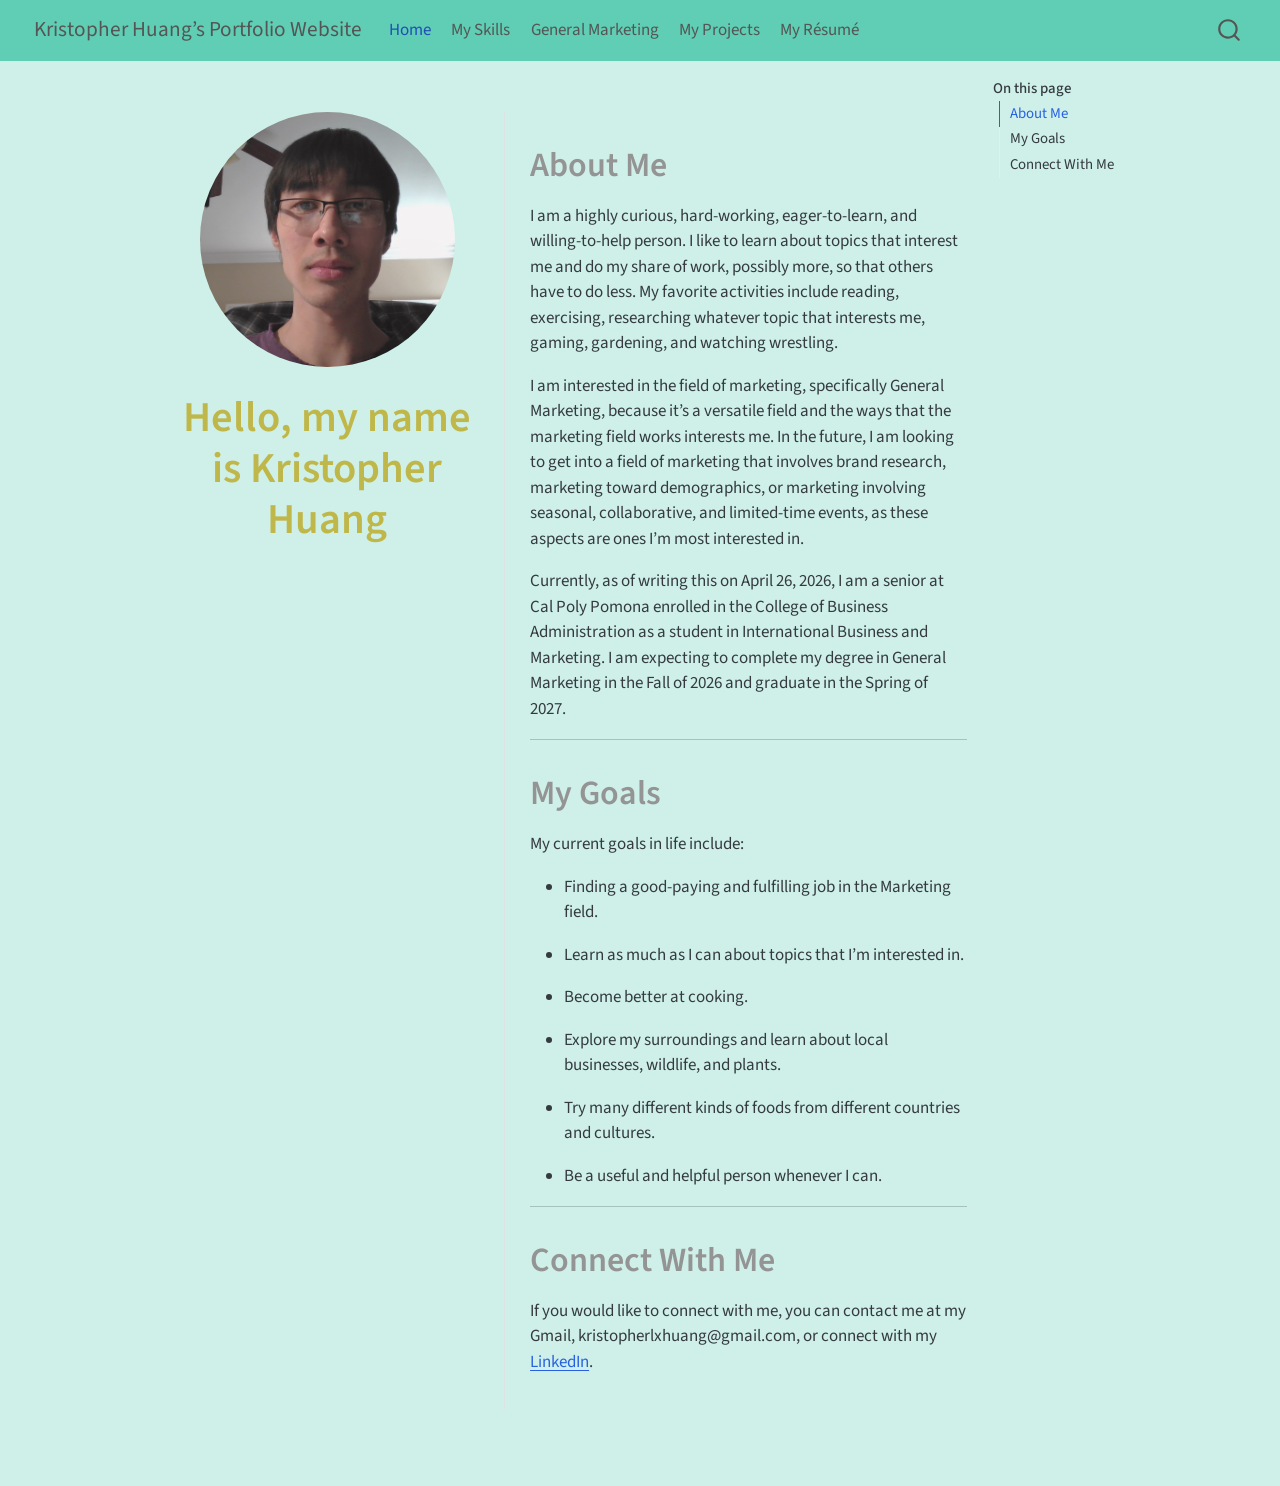
<file: docs/index.html>
<!DOCTYPE html>
<html xmlns="http://www.w3.org/1999/xhtml" lang="en" xml:lang="en"><head>

<meta charset="utf-8">
<meta name="generator" content="quarto-1.8.25">

<meta name="viewport" content="width=device-width, initial-scale=1.0, user-scalable=yes">


<title>Hello, my name is Kristopher Huang – Kristopher Huang’s Portfolio Website</title>
<style>
code{white-space: pre-wrap;}
span.smallcaps{font-variant: small-caps;}
div.columns{display: flex; gap: min(4vw, 1.5em);}
div.column{flex: auto; overflow-x: auto;}
div.hanging-indent{margin-left: 1.5em; text-indent: -1.5em;}
ul.task-list{list-style: none;}
ul.task-list li input[type="checkbox"] {
  width: 0.8em;
  margin: 0 0.8em 0.2em -1em; /* quarto-specific, see https://github.com/quarto-dev/quarto-cli/issues/4556 */ 
  vertical-align: middle;
}
</style>


<script src="site_libs/quarto-nav/quarto-nav.js"></script>
<script src="site_libs/quarto-nav/headroom.min.js"></script>
<script src="site_libs/clipboard/clipboard.min.js"></script>
<script src="site_libs/quarto-search/autocomplete.umd.js"></script>
<script src="site_libs/quarto-search/fuse.min.js"></script>
<script src="site_libs/quarto-search/quarto-search.js"></script>
<meta name="quarto:offset" content="./">
<script src="site_libs/quarto-html/quarto.js" type="module"></script>
<script src="site_libs/quarto-html/tabsets/tabsets.js" type="module"></script>
<script src="site_libs/quarto-html/axe/axe-check.js" type="module"></script>
<script src="site_libs/quarto-html/popper.min.js"></script>
<script src="site_libs/quarto-html/tippy.umd.min.js"></script>
<link href="site_libs/quarto-html/tippy.css" rel="stylesheet">
<link href="site_libs/quarto-html/quarto-syntax-highlighting-7b89279ff1a6dce999919e0e67d4d9ec.css" rel="stylesheet" id="quarto-text-highlighting-styles">
<script src="site_libs/bootstrap/bootstrap.min.js"></script>
<link href="site_libs/bootstrap/bootstrap-icons.css" rel="stylesheet">
<link href="site_libs/bootstrap/bootstrap-e31584831b205ffbb2d98406f31c2a5b.min.css" rel="stylesheet" append-hash="true" id="quarto-bootstrap" data-mode="light">
<script id="quarto-search-options" type="application/json">{
  "location": "navbar",
  "copy-button": false,
  "collapse-after": 3,
  "panel-placement": "end",
  "type": "overlay",
  "limit": 50,
  "keyboard-shortcut": [
    "f",
    "/",
    "s"
  ],
  "show-item-context": false,
  "language": {
    "search-no-results-text": "No results",
    "search-matching-documents-text": "matching documents",
    "search-copy-link-title": "Copy link to search",
    "search-hide-matches-text": "Hide additional matches",
    "search-more-match-text": "more match in this document",
    "search-more-matches-text": "more matches in this document",
    "search-clear-button-title": "Clear",
    "search-text-placeholder": "",
    "search-detached-cancel-button-title": "Cancel",
    "search-submit-button-title": "Submit",
    "search-label": "Search"
  }
}</script>


<link rel="stylesheet" href="styles.css">
</head>

<body class="nav-fixed index quarto-light">

<div id="quarto-search-results"></div>
  <header id="quarto-header" class="headroom fixed-top">
    <nav class="navbar navbar-expand-lg " data-bs-theme="dark">
      <div class="navbar-container container-fluid">
      <div class="navbar-brand-container mx-auto">
    <a href="./index.html" class="navbar-brand navbar-brand-logo">
    </a>
    <a class="navbar-brand" href="./index.html">
    <span class="navbar-title">Kristopher Huang’s Portfolio Website</span>
    </a>
  </div>
            <div id="quarto-search" class="" title="Search"></div>
          <button class="navbar-toggler" type="button" data-bs-toggle="collapse" data-bs-target="#navbarCollapse" aria-controls="navbarCollapse" role="menu" aria-expanded="false" aria-label="Toggle navigation" onclick="if (window.quartoToggleHeadroom) { window.quartoToggleHeadroom(); }">
  <span class="navbar-toggler-icon"></span>
</button>
          <div class="collapse navbar-collapse" id="navbarCollapse">
            <ul class="navbar-nav navbar-nav-scroll me-auto">
  <li class="nav-item">
    <a class="nav-link active" href="./index.html" aria-current="page"> 
<span class="menu-text">Home</span></a>
  </li>  
  <li class="nav-item">
    <a class="nav-link" href="./my-skills.html"> 
<span class="menu-text">My Skills</span></a>
  </li>  
  <li class="nav-item">
    <a class="nav-link" href="./general-marketing.html"> 
<span class="menu-text">General Marketing</span></a>
  </li>  
  <li class="nav-item">
    <a class="nav-link" href="./projects.html"> 
<span class="menu-text">My Projects</span></a>
  </li>  
  <li class="nav-item">
    <a class="nav-link" href="./my-resume.html"> 
<span class="menu-text">My Résumé</span></a>
  </li>  
</ul>
          </div> <!-- /navcollapse -->
            <div class="quarto-navbar-tools">
</div>
      </div> <!-- /container-fluid -->
    </nav>
</header>
<!-- content -->
<div id="quarto-content" class="quarto-container page-columns page-rows-contents page-layout-article page-navbar">
<!-- sidebar -->
<!-- margin-sidebar -->
    <div id="quarto-margin-sidebar" class="sidebar margin-sidebar">
        <nav id="TOC" role="doc-toc" class="toc-active">
    <h2 id="toc-title">On this page</h2>
  <ul>
  <li><a href="#about-me" id="toc-about-me" class="nav-link active" data-scroll-target="#about-me">About Me</a></li>
  <li><a href="#my-goals" id="toc-my-goals" class="nav-link" data-scroll-target="#my-goals">My Goals</a></li>
  <li><a href="#connect-with-me" id="toc-connect-with-me" class="nav-link" data-scroll-target="#connect-with-me">Connect With Me</a></li>
  </ul>
</nav>
    </div>
<!-- main -->
<div class="quarto-about-trestles">
  <div class="about-entity">
    <img src="myphoto.jpg" class="about-image
  round " style="height: 15em; width: 15em;">
<header id="title-block-header" class="quarto-title-block default">
<div class="quarto-title">
<h1 class="title">Hello, my name is Kristopher Huang</h1>
</div>
<div class="quarto-title-meta">
  </div>
</header>
  </div>
  <div class="about-contents"><main class="content" id="quarto-document-content">

<section id="about-me" class="level1">
<h1>About Me</h1>
<p>I am a highly curious, hard-working, eager-to-learn, and willing-to-help person. I like to learn about topics that interest me and do my share of work, possibly more, so that others have to do less. My favorite activities include reading, exercising, researching whatever topic that interests me, gaming, gardening, and watching wrestling.</p>
<p>I am interested in the field of marketing, specifically General Marketing, because it’s a versatile field and the ways that the marketing field works interests me. In the future, I am looking to get into a field of marketing that involves brand research, marketing toward demographics, or marketing involving seasonal, collaborative, and limited-time events, as these aspects are ones I’m most interested in.</p>
<p>Currently, as of writing this on April 26, 2026, I am a senior at Cal Poly Pomona enrolled in the College of Business Administration as a student in International Business and Marketing. I am expecting to complete my degree in General Marketing in the Fall of 2026 and graduate in the Spring of 2027.</p>
<hr>
</section>
<section id="my-goals" class="level1">
<h1>My Goals</h1>
<p>My current goals in life include:</p>
<ul>
<li><p>Finding a good-paying and fulfilling job in the Marketing field.</p></li>
<li><p>Learn as much as I can about topics that I’m interested in.</p></li>
<li><p>Become better at cooking.</p></li>
<li><p>Explore my surroundings and learn about local businesses, wildlife, and plants.</p></li>
<li><p>Try many different kinds of foods from different countries and cultures.</p></li>
<li><p>Be a useful and helpful person whenever I can.</p></li>
</ul>
<hr>
</section>
<section id="connect-with-me" class="level1">
<h1>Connect With Me</h1>
<p>If you would like to connect with me, you can contact me at my Gmail, kristopherlxhuang@gmail.com, or connect with my <a href="https://www.linkedin.com/in/kris-huang-646245387/">LinkedIn</a>.</p>


</section>
</main></div>
</div>
 <!-- /main -->
<script id="quarto-html-after-body" type="application/javascript">
  window.document.addEventListener("DOMContentLoaded", function (event) {
    const isCodeAnnotation = (el) => {
      for (const clz of el.classList) {
        if (clz.startsWith('code-annotation-')) {                     
          return true;
        }
      }
      return false;
    }
    const onCopySuccess = function(e) {
      // button target
      const button = e.trigger;
      // don't keep focus
      button.blur();
      // flash "checked"
      button.classList.add('code-copy-button-checked');
      var currentTitle = button.getAttribute("title");
      button.setAttribute("title", "Copied!");
      let tooltip;
      if (window.bootstrap) {
        button.setAttribute("data-bs-toggle", "tooltip");
        button.setAttribute("data-bs-placement", "left");
        button.setAttribute("data-bs-title", "Copied!");
        tooltip = new bootstrap.Tooltip(button, 
          { trigger: "manual", 
            customClass: "code-copy-button-tooltip",
            offset: [0, -8]});
        tooltip.show();    
      }
      setTimeout(function() {
        if (tooltip) {
          tooltip.hide();
          button.removeAttribute("data-bs-title");
          button.removeAttribute("data-bs-toggle");
          button.removeAttribute("data-bs-placement");
        }
        button.setAttribute("title", currentTitle);
        button.classList.remove('code-copy-button-checked');
      }, 1000);
      // clear code selection
      e.clearSelection();
    }
    const getTextToCopy = function(trigger) {
      const outerScaffold = trigger.parentElement.cloneNode(true);
      const codeEl = outerScaffold.querySelector('code');
      for (const childEl of codeEl.children) {
        if (isCodeAnnotation(childEl)) {
          childEl.remove();
        }
      }
      return codeEl.innerText;
    }
    const clipboard = new window.ClipboardJS('.code-copy-button:not([data-in-quarto-modal])', {
      text: getTextToCopy
    });
    clipboard.on('success', onCopySuccess);
    if (window.document.getElementById('quarto-embedded-source-code-modal')) {
      const clipboardModal = new window.ClipboardJS('.code-copy-button[data-in-quarto-modal]', {
        text: getTextToCopy,
        container: window.document.getElementById('quarto-embedded-source-code-modal')
      });
      clipboardModal.on('success', onCopySuccess);
    }
      var localhostRegex = new RegExp(/^(?:http|https):\/\/localhost\:?[0-9]*\//);
      var mailtoRegex = new RegExp(/^mailto:/);
        var filterRegex = new RegExp('/' + window.location.host + '/');
      var isInternal = (href) => {
          return filterRegex.test(href) || localhostRegex.test(href) || mailtoRegex.test(href);
      }
      // Inspect non-navigation links and adorn them if external
     var links = window.document.querySelectorAll('a[href]:not(.nav-link):not(.navbar-brand):not(.toc-action):not(.sidebar-link):not(.sidebar-item-toggle):not(.pagination-link):not(.no-external):not([aria-hidden]):not(.dropdown-item):not(.quarto-navigation-tool):not(.about-link)');
      for (var i=0; i<links.length; i++) {
        const link = links[i];
        if (!isInternal(link.href)) {
          // undo the damage that might have been done by quarto-nav.js in the case of
          // links that we want to consider external
          if (link.dataset.originalHref !== undefined) {
            link.href = link.dataset.originalHref;
          }
        }
      }
    function tippyHover(el, contentFn, onTriggerFn, onUntriggerFn) {
      const config = {
        allowHTML: true,
        maxWidth: 500,
        delay: 100,
        arrow: false,
        appendTo: function(el) {
            return el.parentElement;
        },
        interactive: true,
        interactiveBorder: 10,
        theme: 'quarto',
        placement: 'bottom-start',
      };
      if (contentFn) {
        config.content = contentFn;
      }
      if (onTriggerFn) {
        config.onTrigger = onTriggerFn;
      }
      if (onUntriggerFn) {
        config.onUntrigger = onUntriggerFn;
      }
      window.tippy(el, config); 
    }
    const noterefs = window.document.querySelectorAll('a[role="doc-noteref"]');
    for (var i=0; i<noterefs.length; i++) {
      const ref = noterefs[i];
      tippyHover(ref, function() {
        // use id or data attribute instead here
        let href = ref.getAttribute('data-footnote-href') || ref.getAttribute('href');
        try { href = new URL(href).hash; } catch {}
        const id = href.replace(/^#\/?/, "");
        const note = window.document.getElementById(id);
        if (note) {
          return note.innerHTML;
        } else {
          return "";
        }
      });
    }
    const xrefs = window.document.querySelectorAll('a.quarto-xref');
    const processXRef = (id, note) => {
      // Strip column container classes
      const stripColumnClz = (el) => {
        el.classList.remove("page-full", "page-columns");
        if (el.children) {
          for (const child of el.children) {
            stripColumnClz(child);
          }
        }
      }
      stripColumnClz(note)
      if (id === null || id.startsWith('sec-')) {
        // Special case sections, only their first couple elements
        const container = document.createElement("div");
        if (note.children && note.children.length > 2) {
          container.appendChild(note.children[0].cloneNode(true));
          for (let i = 1; i < note.children.length; i++) {
            const child = note.children[i];
            if (child.tagName === "P" && child.innerText === "") {
              continue;
            } else {
              container.appendChild(child.cloneNode(true));
              break;
            }
          }
          if (window.Quarto?.typesetMath) {
            window.Quarto.typesetMath(container);
          }
          return container.innerHTML
        } else {
          if (window.Quarto?.typesetMath) {
            window.Quarto.typesetMath(note);
          }
          return note.innerHTML;
        }
      } else {
        // Remove any anchor links if they are present
        const anchorLink = note.querySelector('a.anchorjs-link');
        if (anchorLink) {
          anchorLink.remove();
        }
        if (window.Quarto?.typesetMath) {
          window.Quarto.typesetMath(note);
        }
        if (note.classList.contains("callout")) {
          return note.outerHTML;
        } else {
          return note.innerHTML;
        }
      }
    }
    for (var i=0; i<xrefs.length; i++) {
      const xref = xrefs[i];
      tippyHover(xref, undefined, function(instance) {
        instance.disable();
        let url = xref.getAttribute('href');
        let hash = undefined; 
        if (url.startsWith('#')) {
          hash = url;
        } else {
          try { hash = new URL(url).hash; } catch {}
        }
        if (hash) {
          const id = hash.replace(/^#\/?/, "");
          const note = window.document.getElementById(id);
          if (note !== null) {
            try {
              const html = processXRef(id, note.cloneNode(true));
              instance.setContent(html);
            } finally {
              instance.enable();
              instance.show();
            }
          } else {
            // See if we can fetch this
            fetch(url.split('#')[0])
            .then(res => res.text())
            .then(html => {
              const parser = new DOMParser();
              const htmlDoc = parser.parseFromString(html, "text/html");
              const note = htmlDoc.getElementById(id);
              if (note !== null) {
                const html = processXRef(id, note);
                instance.setContent(html);
              } 
            }).finally(() => {
              instance.enable();
              instance.show();
            });
          }
        } else {
          // See if we can fetch a full url (with no hash to target)
          // This is a special case and we should probably do some content thinning / targeting
          fetch(url)
          .then(res => res.text())
          .then(html => {
            const parser = new DOMParser();
            const htmlDoc = parser.parseFromString(html, "text/html");
            const note = htmlDoc.querySelector('main.content');
            if (note !== null) {
              // This should only happen for chapter cross references
              // (since there is no id in the URL)
              // remove the first header
              if (note.children.length > 0 && note.children[0].tagName === "HEADER") {
                note.children[0].remove();
              }
              const html = processXRef(null, note);
              instance.setContent(html);
            } 
          }).finally(() => {
            instance.enable();
            instance.show();
          });
        }
      }, function(instance) {
      });
    }
        let selectedAnnoteEl;
        const selectorForAnnotation = ( cell, annotation) => {
          let cellAttr = 'data-code-cell="' + cell + '"';
          let lineAttr = 'data-code-annotation="' +  annotation + '"';
          const selector = 'span[' + cellAttr + '][' + lineAttr + ']';
          return selector;
        }
        const selectCodeLines = (annoteEl) => {
          const doc = window.document;
          const targetCell = annoteEl.getAttribute("data-target-cell");
          const targetAnnotation = annoteEl.getAttribute("data-target-annotation");
          const annoteSpan = window.document.querySelector(selectorForAnnotation(targetCell, targetAnnotation));
          const lines = annoteSpan.getAttribute("data-code-lines").split(",");
          const lineIds = lines.map((line) => {
            return targetCell + "-" + line;
          })
          let top = null;
          let height = null;
          let parent = null;
          if (lineIds.length > 0) {
              //compute the position of the single el (top and bottom and make a div)
              const el = window.document.getElementById(lineIds[0]);
              top = el.offsetTop;
              height = el.offsetHeight;
              parent = el.parentElement.parentElement;
            if (lineIds.length > 1) {
              const lastEl = window.document.getElementById(lineIds[lineIds.length - 1]);
              const bottom = lastEl.offsetTop + lastEl.offsetHeight;
              height = bottom - top;
            }
            if (top !== null && height !== null && parent !== null) {
              // cook up a div (if necessary) and position it 
              let div = window.document.getElementById("code-annotation-line-highlight");
              if (div === null) {
                div = window.document.createElement("div");
                div.setAttribute("id", "code-annotation-line-highlight");
                div.style.position = 'absolute';
                parent.appendChild(div);
              }
              div.style.top = top - 2 + "px";
              div.style.height = height + 4 + "px";
              div.style.left = 0;
              let gutterDiv = window.document.getElementById("code-annotation-line-highlight-gutter");
              if (gutterDiv === null) {
                gutterDiv = window.document.createElement("div");
                gutterDiv.setAttribute("id", "code-annotation-line-highlight-gutter");
                gutterDiv.style.position = 'absolute';
                const codeCell = window.document.getElementById(targetCell);
                const gutter = codeCell.querySelector('.code-annotation-gutter');
                gutter.appendChild(gutterDiv);
              }
              gutterDiv.style.top = top - 2 + "px";
              gutterDiv.style.height = height + 4 + "px";
            }
            selectedAnnoteEl = annoteEl;
          }
        };
        const unselectCodeLines = () => {
          const elementsIds = ["code-annotation-line-highlight", "code-annotation-line-highlight-gutter"];
          elementsIds.forEach((elId) => {
            const div = window.document.getElementById(elId);
            if (div) {
              div.remove();
            }
          });
          selectedAnnoteEl = undefined;
        };
          // Handle positioning of the toggle
      window.addEventListener(
        "resize",
        throttle(() => {
          elRect = undefined;
          if (selectedAnnoteEl) {
            selectCodeLines(selectedAnnoteEl);
          }
        }, 10)
      );
      function throttle(fn, ms) {
      let throttle = false;
      let timer;
        return (...args) => {
          if(!throttle) { // first call gets through
              fn.apply(this, args);
              throttle = true;
          } else { // all the others get throttled
              if(timer) clearTimeout(timer); // cancel #2
              timer = setTimeout(() => {
                fn.apply(this, args);
                timer = throttle = false;
              }, ms);
          }
        };
      }
        // Attach click handler to the DT
        const annoteDls = window.document.querySelectorAll('dt[data-target-cell]');
        for (const annoteDlNode of annoteDls) {
          annoteDlNode.addEventListener('click', (event) => {
            const clickedEl = event.target;
            if (clickedEl !== selectedAnnoteEl) {
              unselectCodeLines();
              const activeEl = window.document.querySelector('dt[data-target-cell].code-annotation-active');
              if (activeEl) {
                activeEl.classList.remove('code-annotation-active');
              }
              selectCodeLines(clickedEl);
              clickedEl.classList.add('code-annotation-active');
            } else {
              // Unselect the line
              unselectCodeLines();
              clickedEl.classList.remove('code-annotation-active');
            }
          });
        }
    const findCites = (el) => {
      const parentEl = el.parentElement;
      if (parentEl) {
        const cites = parentEl.dataset.cites;
        if (cites) {
          return {
            el,
            cites: cites.split(' ')
          };
        } else {
          return findCites(el.parentElement)
        }
      } else {
        return undefined;
      }
    };
    var bibliorefs = window.document.querySelectorAll('a[role="doc-biblioref"]');
    for (var i=0; i<bibliorefs.length; i++) {
      const ref = bibliorefs[i];
      const citeInfo = findCites(ref);
      if (citeInfo) {
        tippyHover(citeInfo.el, function() {
          var popup = window.document.createElement('div');
          citeInfo.cites.forEach(function(cite) {
            var citeDiv = window.document.createElement('div');
            citeDiv.classList.add('hanging-indent');
            citeDiv.classList.add('csl-entry');
            var biblioDiv = window.document.getElementById('ref-' + cite);
            if (biblioDiv) {
              citeDiv.innerHTML = biblioDiv.innerHTML;
            }
            popup.appendChild(citeDiv);
          });
          return popup.innerHTML;
        });
      }
    }
  });
  </script>
</div> <!-- /content -->




</body></html>
</file>
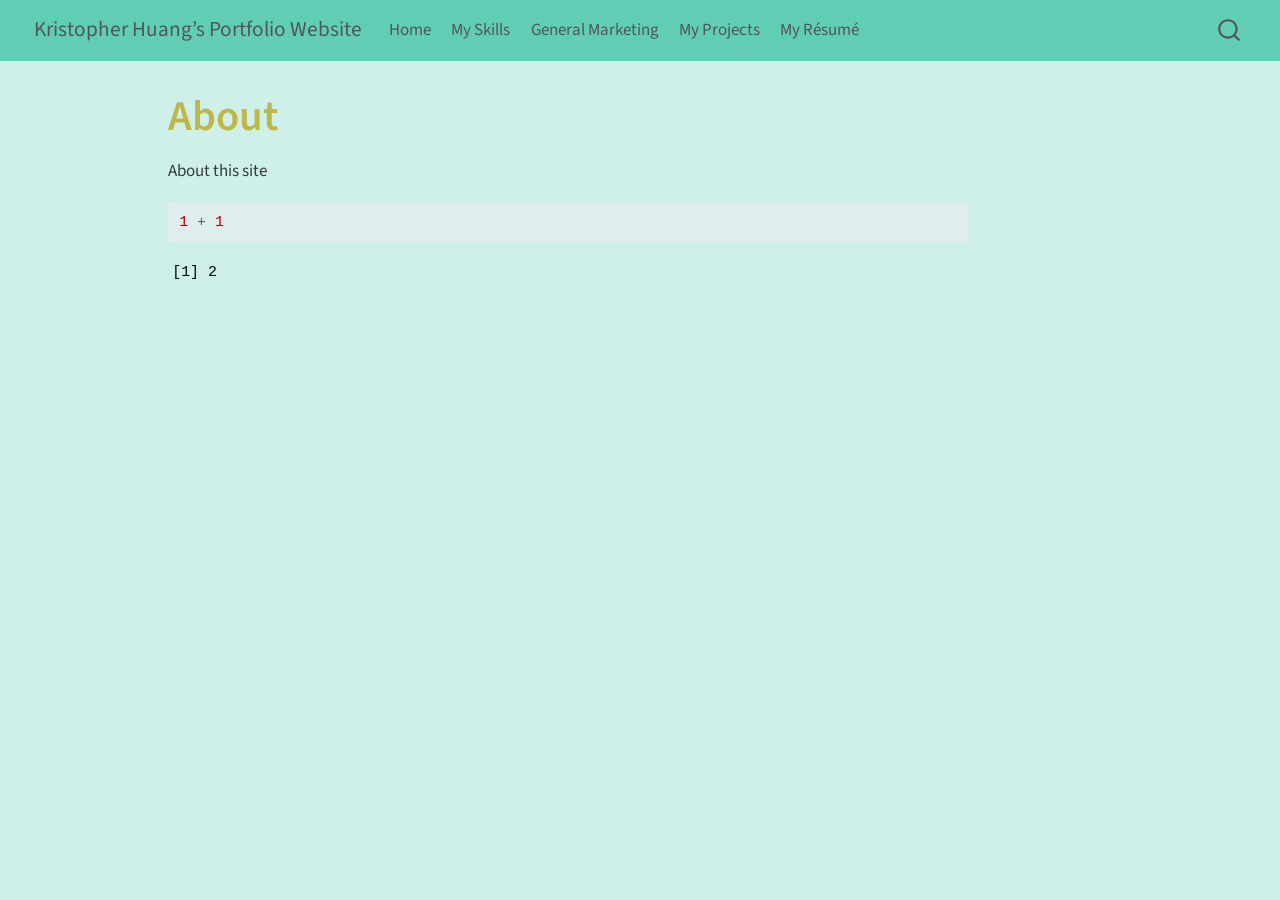
<file: docs/about.html>
<!DOCTYPE html>
<html xmlns="http://www.w3.org/1999/xhtml" lang="en" xml:lang="en"><head>

<meta charset="utf-8">
<meta name="generator" content="quarto-1.8.25">

<meta name="viewport" content="width=device-width, initial-scale=1.0, user-scalable=yes">


<title>About – Kristopher Huang’s Portfolio Website</title>
<style>
code{white-space: pre-wrap;}
span.smallcaps{font-variant: small-caps;}
div.columns{display: flex; gap: min(4vw, 1.5em);}
div.column{flex: auto; overflow-x: auto;}
div.hanging-indent{margin-left: 1.5em; text-indent: -1.5em;}
ul.task-list{list-style: none;}
ul.task-list li input[type="checkbox"] {
  width: 0.8em;
  margin: 0 0.8em 0.2em -1em; /* quarto-specific, see https://github.com/quarto-dev/quarto-cli/issues/4556 */ 
  vertical-align: middle;
}
/* CSS for syntax highlighting */
html { -webkit-text-size-adjust: 100%; }
pre > code.sourceCode { white-space: pre; position: relative; }
pre > code.sourceCode > span { display: inline-block; line-height: 1.25; }
pre > code.sourceCode > span:empty { height: 1.2em; }
.sourceCode { overflow: visible; }
code.sourceCode > span { color: inherit; text-decoration: inherit; }
div.sourceCode { margin: 1em 0; }
pre.sourceCode { margin: 0; }
@media screen {
div.sourceCode { overflow: auto; }
}
@media print {
pre > code.sourceCode { white-space: pre-wrap; }
pre > code.sourceCode > span { text-indent: -5em; padding-left: 5em; }
}
pre.numberSource code
  { counter-reset: source-line 0; }
pre.numberSource code > span
  { position: relative; left: -4em; counter-increment: source-line; }
pre.numberSource code > span > a:first-child::before
  { content: counter(source-line);
    position: relative; left: -1em; text-align: right; vertical-align: baseline;
    border: none; display: inline-block;
    -webkit-touch-callout: none; -webkit-user-select: none;
    -khtml-user-select: none; -moz-user-select: none;
    -ms-user-select: none; user-select: none;
    padding: 0 4px; width: 4em;
  }
pre.numberSource { margin-left: 3em;  padding-left: 4px; }
div.sourceCode
  {   }
@media screen {
pre > code.sourceCode > span > a:first-child::before { text-decoration: underline; }
}
</style>


<script src="site_libs/quarto-nav/quarto-nav.js"></script>
<script src="site_libs/quarto-nav/headroom.min.js"></script>
<script src="site_libs/clipboard/clipboard.min.js"></script>
<script src="site_libs/quarto-search/autocomplete.umd.js"></script>
<script src="site_libs/quarto-search/fuse.min.js"></script>
<script src="site_libs/quarto-search/quarto-search.js"></script>
<meta name="quarto:offset" content="./">
<script src="site_libs/quarto-html/quarto.js" type="module"></script>
<script src="site_libs/quarto-html/tabsets/tabsets.js" type="module"></script>
<script src="site_libs/quarto-html/axe/axe-check.js" type="module"></script>
<script src="site_libs/quarto-html/popper.min.js"></script>
<script src="site_libs/quarto-html/tippy.umd.min.js"></script>
<script src="site_libs/quarto-html/anchor.min.js"></script>
<link href="site_libs/quarto-html/tippy.css" rel="stylesheet">
<link href="site_libs/quarto-html/quarto-syntax-highlighting-7b89279ff1a6dce999919e0e67d4d9ec.css" rel="stylesheet" id="quarto-text-highlighting-styles">
<script src="site_libs/bootstrap/bootstrap.min.js"></script>
<link href="site_libs/bootstrap/bootstrap-icons.css" rel="stylesheet">
<link href="site_libs/bootstrap/bootstrap-e31584831b205ffbb2d98406f31c2a5b.min.css" rel="stylesheet" append-hash="true" id="quarto-bootstrap" data-mode="light">
<script id="quarto-search-options" type="application/json">{
  "location": "navbar",
  "copy-button": false,
  "collapse-after": 3,
  "panel-placement": "end",
  "type": "overlay",
  "limit": 50,
  "keyboard-shortcut": [
    "f",
    "/",
    "s"
  ],
  "show-item-context": false,
  "language": {
    "search-no-results-text": "No results",
    "search-matching-documents-text": "matching documents",
    "search-copy-link-title": "Copy link to search",
    "search-hide-matches-text": "Hide additional matches",
    "search-more-match-text": "more match in this document",
    "search-more-matches-text": "more matches in this document",
    "search-clear-button-title": "Clear",
    "search-text-placeholder": "",
    "search-detached-cancel-button-title": "Cancel",
    "search-submit-button-title": "Submit",
    "search-label": "Search"
  }
}</script>


<link rel="stylesheet" href="styles.css">
</head>

<body class="nav-fixed quarto-light">

<div id="quarto-search-results"></div>
  <header id="quarto-header" class="headroom fixed-top">
    <nav class="navbar navbar-expand-lg " data-bs-theme="dark">
      <div class="navbar-container container-fluid">
      <div class="navbar-brand-container mx-auto">
    <a href="./index.html" class="navbar-brand navbar-brand-logo">
    </a>
    <a class="navbar-brand" href="./index.html">
    <span class="navbar-title">Kristopher Huang’s Portfolio Website</span>
    </a>
  </div>
            <div id="quarto-search" class="" title="Search"></div>
          <button class="navbar-toggler" type="button" data-bs-toggle="collapse" data-bs-target="#navbarCollapse" aria-controls="navbarCollapse" role="menu" aria-expanded="false" aria-label="Toggle navigation" onclick="if (window.quartoToggleHeadroom) { window.quartoToggleHeadroom(); }">
  <span class="navbar-toggler-icon"></span>
</button>
          <div class="collapse navbar-collapse" id="navbarCollapse">
            <ul class="navbar-nav navbar-nav-scroll me-auto">
  <li class="nav-item">
    <a class="nav-link" href="./index.html"> 
<span class="menu-text">Home</span></a>
  </li>  
  <li class="nav-item">
    <a class="nav-link" href="./my-skills.html"> 
<span class="menu-text">My Skills</span></a>
  </li>  
  <li class="nav-item">
    <a class="nav-link" href="./general-marketing.html"> 
<span class="menu-text">General Marketing</span></a>
  </li>  
  <li class="nav-item">
    <a class="nav-link" href="./projects.html"> 
<span class="menu-text">My Projects</span></a>
  </li>  
  <li class="nav-item">
    <a class="nav-link" href="./my-resume.html"> 
<span class="menu-text">My Résumé</span></a>
  </li>  
</ul>
          </div> <!-- /navcollapse -->
            <div class="quarto-navbar-tools">
</div>
      </div> <!-- /container-fluid -->
    </nav>
</header>
<!-- content -->
<div id="quarto-content" class="quarto-container page-columns page-rows-contents page-layout-article page-navbar">
<!-- sidebar -->
<!-- margin-sidebar -->
    <div id="quarto-margin-sidebar" class="sidebar margin-sidebar zindex-bottom">
        
    </div>
<!-- main -->
<main class="content" id="quarto-document-content">

<header id="title-block-header" class="quarto-title-block default">
<div class="quarto-title">
<h1 class="title">About</h1>
</div>



<div class="quarto-title-meta">

    
  
    
  </div>
  


</header>


<p>About this site</p>
<div class="cell">
<div class="code-copy-outer-scaffold"><div class="sourceCode cell-code" id="cb1"><pre class="sourceCode r code-with-copy"><code class="sourceCode r"><span id="cb1-1"><a href="#cb1-1" aria-hidden="true" tabindex="-1"></a><span class="dv">1</span> <span class="sc">+</span> <span class="dv">1</span></span></code></pre></div><button title="Copy to Clipboard" class="code-copy-button"><i class="bi"></i></button></div>
<div class="cell-output cell-output-stdout">
<pre><code>[1] 2</code></pre>
</div>
</div>



</main> <!-- /main -->
<script id="quarto-html-after-body" type="application/javascript">
  window.document.addEventListener("DOMContentLoaded", function (event) {
    const icon = "";
    const anchorJS = new window.AnchorJS();
    anchorJS.options = {
      placement: 'right',
      icon: icon
    };
    anchorJS.add('.anchored');
    const isCodeAnnotation = (el) => {
      for (const clz of el.classList) {
        if (clz.startsWith('code-annotation-')) {                     
          return true;
        }
      }
      return false;
    }
    const onCopySuccess = function(e) {
      // button target
      const button = e.trigger;
      // don't keep focus
      button.blur();
      // flash "checked"
      button.classList.add('code-copy-button-checked');
      var currentTitle = button.getAttribute("title");
      button.setAttribute("title", "Copied!");
      let tooltip;
      if (window.bootstrap) {
        button.setAttribute("data-bs-toggle", "tooltip");
        button.setAttribute("data-bs-placement", "left");
        button.setAttribute("data-bs-title", "Copied!");
        tooltip = new bootstrap.Tooltip(button, 
          { trigger: "manual", 
            customClass: "code-copy-button-tooltip",
            offset: [0, -8]});
        tooltip.show();    
      }
      setTimeout(function() {
        if (tooltip) {
          tooltip.hide();
          button.removeAttribute("data-bs-title");
          button.removeAttribute("data-bs-toggle");
          button.removeAttribute("data-bs-placement");
        }
        button.setAttribute("title", currentTitle);
        button.classList.remove('code-copy-button-checked');
      }, 1000);
      // clear code selection
      e.clearSelection();
    }
    const getTextToCopy = function(trigger) {
      const outerScaffold = trigger.parentElement.cloneNode(true);
      const codeEl = outerScaffold.querySelector('code');
      for (const childEl of codeEl.children) {
        if (isCodeAnnotation(childEl)) {
          childEl.remove();
        }
      }
      return codeEl.innerText;
    }
    const clipboard = new window.ClipboardJS('.code-copy-button:not([data-in-quarto-modal])', {
      text: getTextToCopy
    });
    clipboard.on('success', onCopySuccess);
    if (window.document.getElementById('quarto-embedded-source-code-modal')) {
      const clipboardModal = new window.ClipboardJS('.code-copy-button[data-in-quarto-modal]', {
        text: getTextToCopy,
        container: window.document.getElementById('quarto-embedded-source-code-modal')
      });
      clipboardModal.on('success', onCopySuccess);
    }
      var localhostRegex = new RegExp(/^(?:http|https):\/\/localhost\:?[0-9]*\//);
      var mailtoRegex = new RegExp(/^mailto:/);
        var filterRegex = new RegExp('/' + window.location.host + '/');
      var isInternal = (href) => {
          return filterRegex.test(href) || localhostRegex.test(href) || mailtoRegex.test(href);
      }
      // Inspect non-navigation links and adorn them if external
     var links = window.document.querySelectorAll('a[href]:not(.nav-link):not(.navbar-brand):not(.toc-action):not(.sidebar-link):not(.sidebar-item-toggle):not(.pagination-link):not(.no-external):not([aria-hidden]):not(.dropdown-item):not(.quarto-navigation-tool):not(.about-link)');
      for (var i=0; i<links.length; i++) {
        const link = links[i];
        if (!isInternal(link.href)) {
          // undo the damage that might have been done by quarto-nav.js in the case of
          // links that we want to consider external
          if (link.dataset.originalHref !== undefined) {
            link.href = link.dataset.originalHref;
          }
        }
      }
    function tippyHover(el, contentFn, onTriggerFn, onUntriggerFn) {
      const config = {
        allowHTML: true,
        maxWidth: 500,
        delay: 100,
        arrow: false,
        appendTo: function(el) {
            return el.parentElement;
        },
        interactive: true,
        interactiveBorder: 10,
        theme: 'quarto',
        placement: 'bottom-start',
      };
      if (contentFn) {
        config.content = contentFn;
      }
      if (onTriggerFn) {
        config.onTrigger = onTriggerFn;
      }
      if (onUntriggerFn) {
        config.onUntrigger = onUntriggerFn;
      }
      window.tippy(el, config); 
    }
    const noterefs = window.document.querySelectorAll('a[role="doc-noteref"]');
    for (var i=0; i<noterefs.length; i++) {
      const ref = noterefs[i];
      tippyHover(ref, function() {
        // use id or data attribute instead here
        let href = ref.getAttribute('data-footnote-href') || ref.getAttribute('href');
        try { href = new URL(href).hash; } catch {}
        const id = href.replace(/^#\/?/, "");
        const note = window.document.getElementById(id);
        if (note) {
          return note.innerHTML;
        } else {
          return "";
        }
      });
    }
    const xrefs = window.document.querySelectorAll('a.quarto-xref');
    const processXRef = (id, note) => {
      // Strip column container classes
      const stripColumnClz = (el) => {
        el.classList.remove("page-full", "page-columns");
        if (el.children) {
          for (const child of el.children) {
            stripColumnClz(child);
          }
        }
      }
      stripColumnClz(note)
      if (id === null || id.startsWith('sec-')) {
        // Special case sections, only their first couple elements
        const container = document.createElement("div");
        if (note.children && note.children.length > 2) {
          container.appendChild(note.children[0].cloneNode(true));
          for (let i = 1; i < note.children.length; i++) {
            const child = note.children[i];
            if (child.tagName === "P" && child.innerText === "") {
              continue;
            } else {
              container.appendChild(child.cloneNode(true));
              break;
            }
          }
          if (window.Quarto?.typesetMath) {
            window.Quarto.typesetMath(container);
          }
          return container.innerHTML
        } else {
          if (window.Quarto?.typesetMath) {
            window.Quarto.typesetMath(note);
          }
          return note.innerHTML;
        }
      } else {
        // Remove any anchor links if they are present
        const anchorLink = note.querySelector('a.anchorjs-link');
        if (anchorLink) {
          anchorLink.remove();
        }
        if (window.Quarto?.typesetMath) {
          window.Quarto.typesetMath(note);
        }
        if (note.classList.contains("callout")) {
          return note.outerHTML;
        } else {
          return note.innerHTML;
        }
      }
    }
    for (var i=0; i<xrefs.length; i++) {
      const xref = xrefs[i];
      tippyHover(xref, undefined, function(instance) {
        instance.disable();
        let url = xref.getAttribute('href');
        let hash = undefined; 
        if (url.startsWith('#')) {
          hash = url;
        } else {
          try { hash = new URL(url).hash; } catch {}
        }
        if (hash) {
          const id = hash.replace(/^#\/?/, "");
          const note = window.document.getElementById(id);
          if (note !== null) {
            try {
              const html = processXRef(id, note.cloneNode(true));
              instance.setContent(html);
            } finally {
              instance.enable();
              instance.show();
            }
          } else {
            // See if we can fetch this
            fetch(url.split('#')[0])
            .then(res => res.text())
            .then(html => {
              const parser = new DOMParser();
              const htmlDoc = parser.parseFromString(html, "text/html");
              const note = htmlDoc.getElementById(id);
              if (note !== null) {
                const html = processXRef(id, note);
                instance.setContent(html);
              } 
            }).finally(() => {
              instance.enable();
              instance.show();
            });
          }
        } else {
          // See if we can fetch a full url (with no hash to target)
          // This is a special case and we should probably do some content thinning / targeting
          fetch(url)
          .then(res => res.text())
          .then(html => {
            const parser = new DOMParser();
            const htmlDoc = parser.parseFromString(html, "text/html");
            const note = htmlDoc.querySelector('main.content');
            if (note !== null) {
              // This should only happen for chapter cross references
              // (since there is no id in the URL)
              // remove the first header
              if (note.children.length > 0 && note.children[0].tagName === "HEADER") {
                note.children[0].remove();
              }
              const html = processXRef(null, note);
              instance.setContent(html);
            } 
          }).finally(() => {
            instance.enable();
            instance.show();
          });
        }
      }, function(instance) {
      });
    }
        let selectedAnnoteEl;
        const selectorForAnnotation = ( cell, annotation) => {
          let cellAttr = 'data-code-cell="' + cell + '"';
          let lineAttr = 'data-code-annotation="' +  annotation + '"';
          const selector = 'span[' + cellAttr + '][' + lineAttr + ']';
          return selector;
        }
        const selectCodeLines = (annoteEl) => {
          const doc = window.document;
          const targetCell = annoteEl.getAttribute("data-target-cell");
          const targetAnnotation = annoteEl.getAttribute("data-target-annotation");
          const annoteSpan = window.document.querySelector(selectorForAnnotation(targetCell, targetAnnotation));
          const lines = annoteSpan.getAttribute("data-code-lines").split(",");
          const lineIds = lines.map((line) => {
            return targetCell + "-" + line;
          })
          let top = null;
          let height = null;
          let parent = null;
          if (lineIds.length > 0) {
              //compute the position of the single el (top and bottom and make a div)
              const el = window.document.getElementById(lineIds[0]);
              top = el.offsetTop;
              height = el.offsetHeight;
              parent = el.parentElement.parentElement;
            if (lineIds.length > 1) {
              const lastEl = window.document.getElementById(lineIds[lineIds.length - 1]);
              const bottom = lastEl.offsetTop + lastEl.offsetHeight;
              height = bottom - top;
            }
            if (top !== null && height !== null && parent !== null) {
              // cook up a div (if necessary) and position it 
              let div = window.document.getElementById("code-annotation-line-highlight");
              if (div === null) {
                div = window.document.createElement("div");
                div.setAttribute("id", "code-annotation-line-highlight");
                div.style.position = 'absolute';
                parent.appendChild(div);
              }
              div.style.top = top - 2 + "px";
              div.style.height = height + 4 + "px";
              div.style.left = 0;
              let gutterDiv = window.document.getElementById("code-annotation-line-highlight-gutter");
              if (gutterDiv === null) {
                gutterDiv = window.document.createElement("div");
                gutterDiv.setAttribute("id", "code-annotation-line-highlight-gutter");
                gutterDiv.style.position = 'absolute';
                const codeCell = window.document.getElementById(targetCell);
                const gutter = codeCell.querySelector('.code-annotation-gutter');
                gutter.appendChild(gutterDiv);
              }
              gutterDiv.style.top = top - 2 + "px";
              gutterDiv.style.height = height + 4 + "px";
            }
            selectedAnnoteEl = annoteEl;
          }
        };
        const unselectCodeLines = () => {
          const elementsIds = ["code-annotation-line-highlight", "code-annotation-line-highlight-gutter"];
          elementsIds.forEach((elId) => {
            const div = window.document.getElementById(elId);
            if (div) {
              div.remove();
            }
          });
          selectedAnnoteEl = undefined;
        };
          // Handle positioning of the toggle
      window.addEventListener(
        "resize",
        throttle(() => {
          elRect = undefined;
          if (selectedAnnoteEl) {
            selectCodeLines(selectedAnnoteEl);
          }
        }, 10)
      );
      function throttle(fn, ms) {
      let throttle = false;
      let timer;
        return (...args) => {
          if(!throttle) { // first call gets through
              fn.apply(this, args);
              throttle = true;
          } else { // all the others get throttled
              if(timer) clearTimeout(timer); // cancel #2
              timer = setTimeout(() => {
                fn.apply(this, args);
                timer = throttle = false;
              }, ms);
          }
        };
      }
        // Attach click handler to the DT
        const annoteDls = window.document.querySelectorAll('dt[data-target-cell]');
        for (const annoteDlNode of annoteDls) {
          annoteDlNode.addEventListener('click', (event) => {
            const clickedEl = event.target;
            if (clickedEl !== selectedAnnoteEl) {
              unselectCodeLines();
              const activeEl = window.document.querySelector('dt[data-target-cell].code-annotation-active');
              if (activeEl) {
                activeEl.classList.remove('code-annotation-active');
              }
              selectCodeLines(clickedEl);
              clickedEl.classList.add('code-annotation-active');
            } else {
              // Unselect the line
              unselectCodeLines();
              clickedEl.classList.remove('code-annotation-active');
            }
          });
        }
    const findCites = (el) => {
      const parentEl = el.parentElement;
      if (parentEl) {
        const cites = parentEl.dataset.cites;
        if (cites) {
          return {
            el,
            cites: cites.split(' ')
          };
        } else {
          return findCites(el.parentElement)
        }
      } else {
        return undefined;
      }
    };
    var bibliorefs = window.document.querySelectorAll('a[role="doc-biblioref"]');
    for (var i=0; i<bibliorefs.length; i++) {
      const ref = bibliorefs[i];
      const citeInfo = findCites(ref);
      if (citeInfo) {
        tippyHover(citeInfo.el, function() {
          var popup = window.document.createElement('div');
          citeInfo.cites.forEach(function(cite) {
            var citeDiv = window.document.createElement('div');
            citeDiv.classList.add('hanging-indent');
            citeDiv.classList.add('csl-entry');
            var biblioDiv = window.document.getElementById('ref-' + cite);
            if (biblioDiv) {
              citeDiv.innerHTML = biblioDiv.innerHTML;
            }
            popup.appendChild(citeDiv);
          });
          return popup.innerHTML;
        });
      }
    }
  });
  </script>
</div> <!-- /content -->




</body></html>
</file>
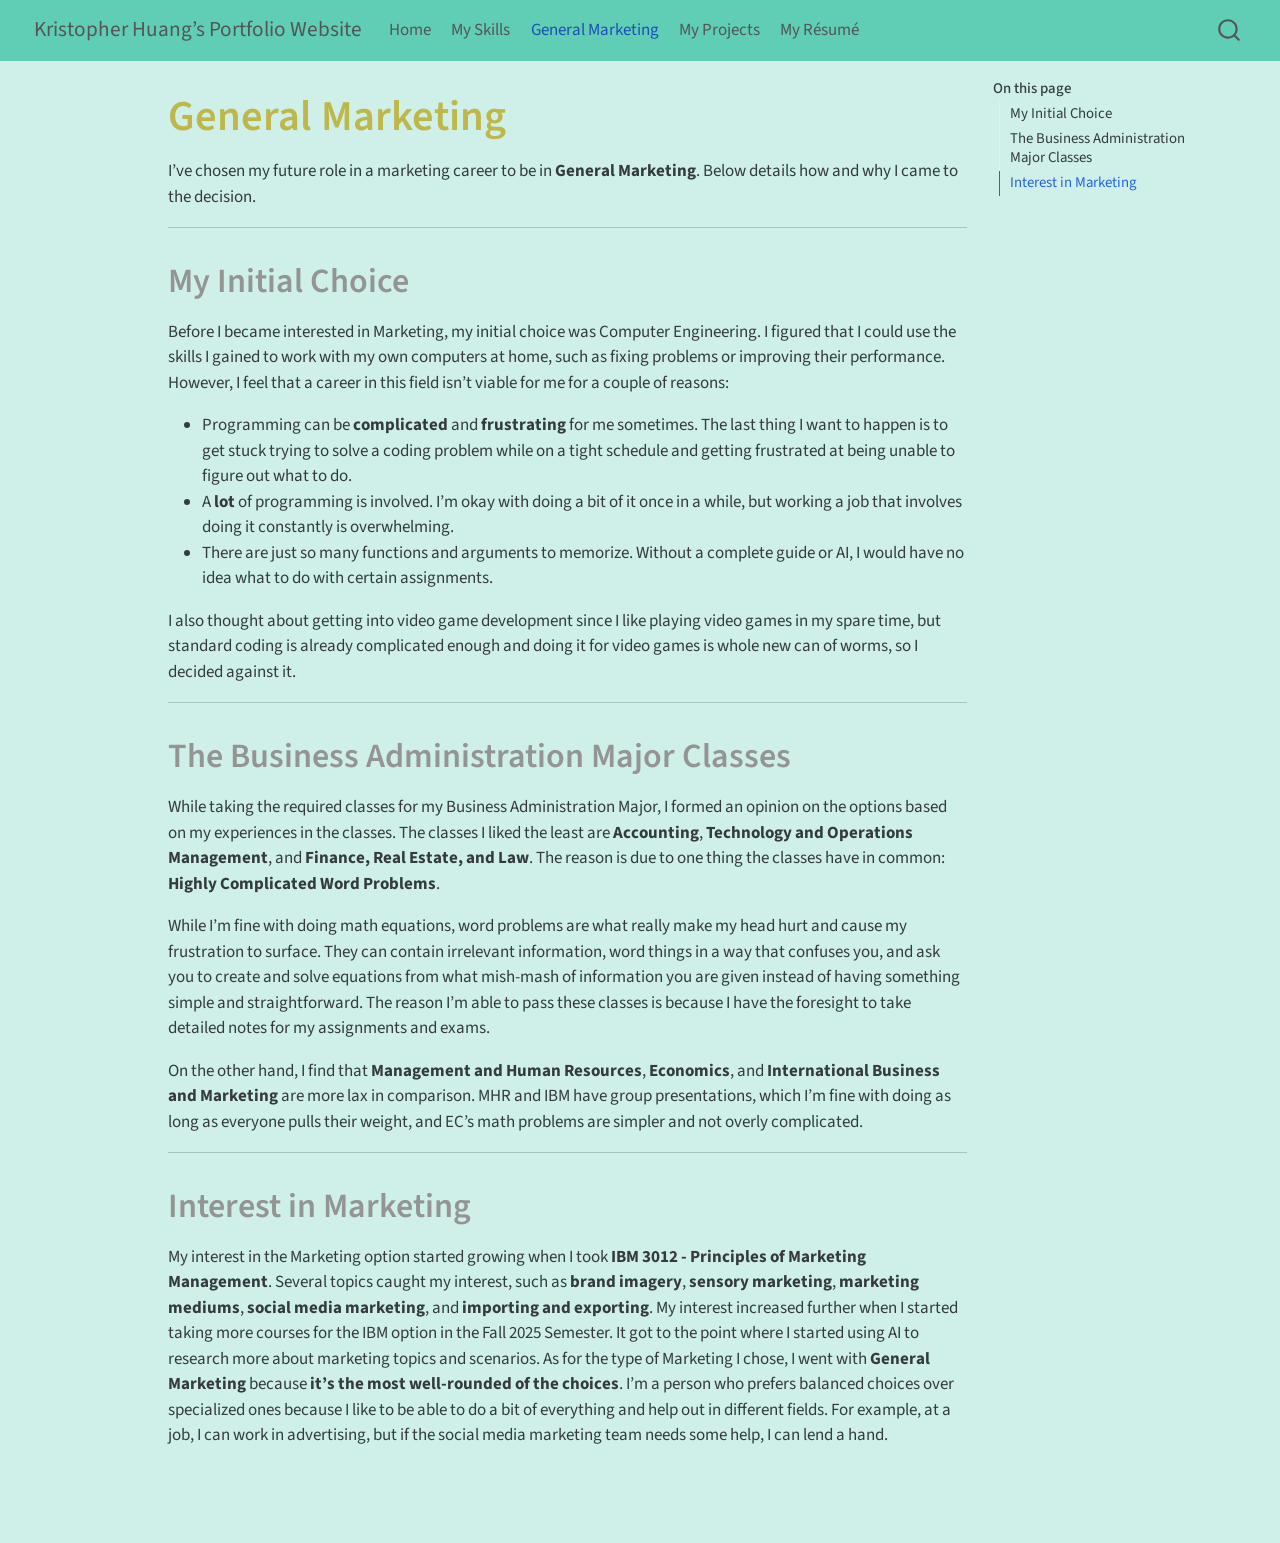
<file: docs/general-marketing.html>
<!DOCTYPE html>
<html xmlns="http://www.w3.org/1999/xhtml" lang="en" xml:lang="en"><head>

<meta charset="utf-8">
<meta name="generator" content="quarto-1.8.25">

<meta name="viewport" content="width=device-width, initial-scale=1.0, user-scalable=yes">


<title>General Marketing – Kristopher Huang’s Portfolio Website</title>
<style>
code{white-space: pre-wrap;}
span.smallcaps{font-variant: small-caps;}
div.columns{display: flex; gap: min(4vw, 1.5em);}
div.column{flex: auto; overflow-x: auto;}
div.hanging-indent{margin-left: 1.5em; text-indent: -1.5em;}
ul.task-list{list-style: none;}
ul.task-list li input[type="checkbox"] {
  width: 0.8em;
  margin: 0 0.8em 0.2em -1em; /* quarto-specific, see https://github.com/quarto-dev/quarto-cli/issues/4556 */ 
  vertical-align: middle;
}
</style>


<script src="site_libs/quarto-nav/quarto-nav.js"></script>
<script src="site_libs/quarto-nav/headroom.min.js"></script>
<script src="site_libs/clipboard/clipboard.min.js"></script>
<script src="site_libs/quarto-search/autocomplete.umd.js"></script>
<script src="site_libs/quarto-search/fuse.min.js"></script>
<script src="site_libs/quarto-search/quarto-search.js"></script>
<meta name="quarto:offset" content="./">
<script src="site_libs/quarto-html/quarto.js" type="module"></script>
<script src="site_libs/quarto-html/tabsets/tabsets.js" type="module"></script>
<script src="site_libs/quarto-html/axe/axe-check.js" type="module"></script>
<script src="site_libs/quarto-html/popper.min.js"></script>
<script src="site_libs/quarto-html/tippy.umd.min.js"></script>
<script src="site_libs/quarto-html/anchor.min.js"></script>
<link href="site_libs/quarto-html/tippy.css" rel="stylesheet">
<link href="site_libs/quarto-html/quarto-syntax-highlighting-7b89279ff1a6dce999919e0e67d4d9ec.css" rel="stylesheet" id="quarto-text-highlighting-styles">
<script src="site_libs/bootstrap/bootstrap.min.js"></script>
<link href="site_libs/bootstrap/bootstrap-icons.css" rel="stylesheet">
<link href="site_libs/bootstrap/bootstrap-e31584831b205ffbb2d98406f31c2a5b.min.css" rel="stylesheet" append-hash="true" id="quarto-bootstrap" data-mode="light">
<script id="quarto-search-options" type="application/json">{
  "location": "navbar",
  "copy-button": false,
  "collapse-after": 3,
  "panel-placement": "end",
  "type": "overlay",
  "limit": 50,
  "keyboard-shortcut": [
    "f",
    "/",
    "s"
  ],
  "show-item-context": false,
  "language": {
    "search-no-results-text": "No results",
    "search-matching-documents-text": "matching documents",
    "search-copy-link-title": "Copy link to search",
    "search-hide-matches-text": "Hide additional matches",
    "search-more-match-text": "more match in this document",
    "search-more-matches-text": "more matches in this document",
    "search-clear-button-title": "Clear",
    "search-text-placeholder": "",
    "search-detached-cancel-button-title": "Cancel",
    "search-submit-button-title": "Submit",
    "search-label": "Search"
  }
}</script>


<link rel="stylesheet" href="styles.css">
</head>

<body class="nav-fixed general-marketing quarto-light">

<div id="quarto-search-results"></div>
  <header id="quarto-header" class="headroom fixed-top">
    <nav class="navbar navbar-expand-lg " data-bs-theme="dark">
      <div class="navbar-container container-fluid">
      <div class="navbar-brand-container mx-auto">
    <a href="./index.html" class="navbar-brand navbar-brand-logo">
    </a>
    <a class="navbar-brand" href="./index.html">
    <span class="navbar-title">Kristopher Huang’s Portfolio Website</span>
    </a>
  </div>
            <div id="quarto-search" class="" title="Search"></div>
          <button class="navbar-toggler" type="button" data-bs-toggle="collapse" data-bs-target="#navbarCollapse" aria-controls="navbarCollapse" role="menu" aria-expanded="false" aria-label="Toggle navigation" onclick="if (window.quartoToggleHeadroom) { window.quartoToggleHeadroom(); }">
  <span class="navbar-toggler-icon"></span>
</button>
          <div class="collapse navbar-collapse" id="navbarCollapse">
            <ul class="navbar-nav navbar-nav-scroll me-auto">
  <li class="nav-item">
    <a class="nav-link" href="./index.html"> 
<span class="menu-text">Home</span></a>
  </li>  
  <li class="nav-item">
    <a class="nav-link" href="./my-skills.html"> 
<span class="menu-text">My Skills</span></a>
  </li>  
  <li class="nav-item">
    <a class="nav-link active" href="./general-marketing.html" aria-current="page"> 
<span class="menu-text">General Marketing</span></a>
  </li>  
  <li class="nav-item">
    <a class="nav-link" href="./projects.html"> 
<span class="menu-text">My Projects</span></a>
  </li>  
  <li class="nav-item">
    <a class="nav-link" href="./my-resume.html"> 
<span class="menu-text">My Résumé</span></a>
  </li>  
</ul>
          </div> <!-- /navcollapse -->
            <div class="quarto-navbar-tools">
</div>
      </div> <!-- /container-fluid -->
    </nav>
</header>
<!-- content -->
<div id="quarto-content" class="quarto-container page-columns page-rows-contents page-layout-article page-navbar">
<!-- sidebar -->
<!-- margin-sidebar -->
    <div id="quarto-margin-sidebar" class="sidebar margin-sidebar">
        <nav id="TOC" role="doc-toc" class="toc-active">
    <h2 id="toc-title">On this page</h2>
   
  <ul>
  <li><a href="#my-initial-choice" id="toc-my-initial-choice" class="nav-link active" data-scroll-target="#my-initial-choice">My Initial Choice</a></li>
  <li><a href="#the-business-administration-major-classes" id="toc-the-business-administration-major-classes" class="nav-link" data-scroll-target="#the-business-administration-major-classes">The Business Administration Major Classes</a></li>
  <li><a href="#interest-in-marketing" id="toc-interest-in-marketing" class="nav-link" data-scroll-target="#interest-in-marketing">Interest in Marketing</a></li>
  </ul>
</nav>
    </div>
<!-- main -->
<main class="content" id="quarto-document-content">

<header id="title-block-header" class="quarto-title-block default">
<div class="quarto-title">
<h1 class="title">General Marketing</h1>
</div>



<div class="quarto-title-meta">

    
  
    
  </div>
  


</header>


<p>I’ve chosen my future role in a marketing career to be in <strong>General Marketing</strong>. Below details how and why I came to the decision.</p>
<hr>
<section id="my-initial-choice" class="level1">
<h1>My Initial Choice</h1>
<p>Before I became interested in Marketing, my initial choice was Computer Engineering. I figured that I could use the skills I gained to work with my own computers at home, such as fixing problems or improving their performance. However, I feel that a career in this field isn’t viable for me for a couple of reasons:</p>
<ul>
<li>Programming can be <strong>complicated</strong> and <strong>frustrating</strong> for me sometimes. The last thing I want to happen is to get stuck trying to solve a coding problem while on a tight schedule and getting frustrated at being unable to figure out what to do.</li>
<li>A <strong>lot</strong> of programming is involved. I’m okay with doing a bit of it once in a while, but working a job that involves doing it constantly is overwhelming.</li>
<li>There are just so many functions and arguments to memorize. Without a complete guide or AI, I would have no idea what to do with certain assignments.</li>
</ul>
<p>I also thought about getting into video game development since I like playing video games in my spare time, but standard coding is already complicated enough and doing it for video games is whole new can of worms, so I decided against it.</p>
<hr>
</section>
<section id="the-business-administration-major-classes" class="level1">
<h1>The Business Administration Major Classes</h1>
<p>While taking the required classes for my Business Administration Major, I formed an opinion on the options based on my experiences in the classes. The classes I liked the least are <strong>Accounting</strong>, <strong>Technology and Operations Management</strong>, and <strong>Finance, Real Estate, and Law</strong>. The reason is due to one thing the classes have in common: <strong>Highly Complicated Word Problems</strong>.</p>
<p>While I’m fine with doing math equations, word problems are what really make my head hurt and cause my frustration to surface. They can contain irrelevant information, word things in a way that confuses you, and ask you to create and solve equations from what mish-mash of information you are given instead of having something simple and straightforward. The reason I’m able to pass these classes is because I have the foresight to take detailed notes for my assignments and exams.</p>
<p>On the other hand, I find that <strong>Management and Human Resources</strong>, <strong>Economics</strong>, and <strong>International Business and Marketing</strong> are more lax in comparison. MHR and IBM have group presentations, which I’m fine with doing as long as everyone pulls their weight, and EC’s math problems are simpler and not overly complicated.</p>
<hr>
</section>
<section id="interest-in-marketing" class="level1">
<h1>Interest in Marketing</h1>
<p>My interest in the Marketing option started growing when I took <strong>IBM 3012 - Principles of Marketing Management</strong>. Several topics caught my interest, such as <strong>brand imagery</strong>, <strong>sensory marketing</strong>, <strong>marketing mediums</strong>, <strong>social media marketing</strong>, and <strong>importing and exporting</strong>. My interest increased further when I started taking more courses for the IBM option in the Fall 2025 Semester. It got to the point where I started using AI to research more about marketing topics and scenarios. As for the type of Marketing I chose, I went with <strong>General Marketing</strong> because <strong>it’s the most well-rounded of the choices</strong>. I’m a person who prefers balanced choices over specialized ones because I like to be able to do a bit of everything and help out in different fields. For example, at a job, I can work in advertising, but if the social media marketing team needs some help, I can lend a hand.</p>


</section>

</main> <!-- /main -->
<script id="quarto-html-after-body" type="application/javascript">
  window.document.addEventListener("DOMContentLoaded", function (event) {
    const icon = "";
    const anchorJS = new window.AnchorJS();
    anchorJS.options = {
      placement: 'right',
      icon: icon
    };
    anchorJS.add('.anchored');
    const isCodeAnnotation = (el) => {
      for (const clz of el.classList) {
        if (clz.startsWith('code-annotation-')) {                     
          return true;
        }
      }
      return false;
    }
    const onCopySuccess = function(e) {
      // button target
      const button = e.trigger;
      // don't keep focus
      button.blur();
      // flash "checked"
      button.classList.add('code-copy-button-checked');
      var currentTitle = button.getAttribute("title");
      button.setAttribute("title", "Copied!");
      let tooltip;
      if (window.bootstrap) {
        button.setAttribute("data-bs-toggle", "tooltip");
        button.setAttribute("data-bs-placement", "left");
        button.setAttribute("data-bs-title", "Copied!");
        tooltip = new bootstrap.Tooltip(button, 
          { trigger: "manual", 
            customClass: "code-copy-button-tooltip",
            offset: [0, -8]});
        tooltip.show();    
      }
      setTimeout(function() {
        if (tooltip) {
          tooltip.hide();
          button.removeAttribute("data-bs-title");
          button.removeAttribute("data-bs-toggle");
          button.removeAttribute("data-bs-placement");
        }
        button.setAttribute("title", currentTitle);
        button.classList.remove('code-copy-button-checked');
      }, 1000);
      // clear code selection
      e.clearSelection();
    }
    const getTextToCopy = function(trigger) {
      const outerScaffold = trigger.parentElement.cloneNode(true);
      const codeEl = outerScaffold.querySelector('code');
      for (const childEl of codeEl.children) {
        if (isCodeAnnotation(childEl)) {
          childEl.remove();
        }
      }
      return codeEl.innerText;
    }
    const clipboard = new window.ClipboardJS('.code-copy-button:not([data-in-quarto-modal])', {
      text: getTextToCopy
    });
    clipboard.on('success', onCopySuccess);
    if (window.document.getElementById('quarto-embedded-source-code-modal')) {
      const clipboardModal = new window.ClipboardJS('.code-copy-button[data-in-quarto-modal]', {
        text: getTextToCopy,
        container: window.document.getElementById('quarto-embedded-source-code-modal')
      });
      clipboardModal.on('success', onCopySuccess);
    }
      var localhostRegex = new RegExp(/^(?:http|https):\/\/localhost\:?[0-9]*\//);
      var mailtoRegex = new RegExp(/^mailto:/);
        var filterRegex = new RegExp('/' + window.location.host + '/');
      var isInternal = (href) => {
          return filterRegex.test(href) || localhostRegex.test(href) || mailtoRegex.test(href);
      }
      // Inspect non-navigation links and adorn them if external
     var links = window.document.querySelectorAll('a[href]:not(.nav-link):not(.navbar-brand):not(.toc-action):not(.sidebar-link):not(.sidebar-item-toggle):not(.pagination-link):not(.no-external):not([aria-hidden]):not(.dropdown-item):not(.quarto-navigation-tool):not(.about-link)');
      for (var i=0; i<links.length; i++) {
        const link = links[i];
        if (!isInternal(link.href)) {
          // undo the damage that might have been done by quarto-nav.js in the case of
          // links that we want to consider external
          if (link.dataset.originalHref !== undefined) {
            link.href = link.dataset.originalHref;
          }
        }
      }
    function tippyHover(el, contentFn, onTriggerFn, onUntriggerFn) {
      const config = {
        allowHTML: true,
        maxWidth: 500,
        delay: 100,
        arrow: false,
        appendTo: function(el) {
            return el.parentElement;
        },
        interactive: true,
        interactiveBorder: 10,
        theme: 'quarto',
        placement: 'bottom-start',
      };
      if (contentFn) {
        config.content = contentFn;
      }
      if (onTriggerFn) {
        config.onTrigger = onTriggerFn;
      }
      if (onUntriggerFn) {
        config.onUntrigger = onUntriggerFn;
      }
      window.tippy(el, config); 
    }
    const noterefs = window.document.querySelectorAll('a[role="doc-noteref"]');
    for (var i=0; i<noterefs.length; i++) {
      const ref = noterefs[i];
      tippyHover(ref, function() {
        // use id or data attribute instead here
        let href = ref.getAttribute('data-footnote-href') || ref.getAttribute('href');
        try { href = new URL(href).hash; } catch {}
        const id = href.replace(/^#\/?/, "");
        const note = window.document.getElementById(id);
        if (note) {
          return note.innerHTML;
        } else {
          return "";
        }
      });
    }
    const xrefs = window.document.querySelectorAll('a.quarto-xref');
    const processXRef = (id, note) => {
      // Strip column container classes
      const stripColumnClz = (el) => {
        el.classList.remove("page-full", "page-columns");
        if (el.children) {
          for (const child of el.children) {
            stripColumnClz(child);
          }
        }
      }
      stripColumnClz(note)
      if (id === null || id.startsWith('sec-')) {
        // Special case sections, only their first couple elements
        const container = document.createElement("div");
        if (note.children && note.children.length > 2) {
          container.appendChild(note.children[0].cloneNode(true));
          for (let i = 1; i < note.children.length; i++) {
            const child = note.children[i];
            if (child.tagName === "P" && child.innerText === "") {
              continue;
            } else {
              container.appendChild(child.cloneNode(true));
              break;
            }
          }
          if (window.Quarto?.typesetMath) {
            window.Quarto.typesetMath(container);
          }
          return container.innerHTML
        } else {
          if (window.Quarto?.typesetMath) {
            window.Quarto.typesetMath(note);
          }
          return note.innerHTML;
        }
      } else {
        // Remove any anchor links if they are present
        const anchorLink = note.querySelector('a.anchorjs-link');
        if (anchorLink) {
          anchorLink.remove();
        }
        if (window.Quarto?.typesetMath) {
          window.Quarto.typesetMath(note);
        }
        if (note.classList.contains("callout")) {
          return note.outerHTML;
        } else {
          return note.innerHTML;
        }
      }
    }
    for (var i=0; i<xrefs.length; i++) {
      const xref = xrefs[i];
      tippyHover(xref, undefined, function(instance) {
        instance.disable();
        let url = xref.getAttribute('href');
        let hash = undefined; 
        if (url.startsWith('#')) {
          hash = url;
        } else {
          try { hash = new URL(url).hash; } catch {}
        }
        if (hash) {
          const id = hash.replace(/^#\/?/, "");
          const note = window.document.getElementById(id);
          if (note !== null) {
            try {
              const html = processXRef(id, note.cloneNode(true));
              instance.setContent(html);
            } finally {
              instance.enable();
              instance.show();
            }
          } else {
            // See if we can fetch this
            fetch(url.split('#')[0])
            .then(res => res.text())
            .then(html => {
              const parser = new DOMParser();
              const htmlDoc = parser.parseFromString(html, "text/html");
              const note = htmlDoc.getElementById(id);
              if (note !== null) {
                const html = processXRef(id, note);
                instance.setContent(html);
              } 
            }).finally(() => {
              instance.enable();
              instance.show();
            });
          }
        } else {
          // See if we can fetch a full url (with no hash to target)
          // This is a special case and we should probably do some content thinning / targeting
          fetch(url)
          .then(res => res.text())
          .then(html => {
            const parser = new DOMParser();
            const htmlDoc = parser.parseFromString(html, "text/html");
            const note = htmlDoc.querySelector('main.content');
            if (note !== null) {
              // This should only happen for chapter cross references
              // (since there is no id in the URL)
              // remove the first header
              if (note.children.length > 0 && note.children[0].tagName === "HEADER") {
                note.children[0].remove();
              }
              const html = processXRef(null, note);
              instance.setContent(html);
            } 
          }).finally(() => {
            instance.enable();
            instance.show();
          });
        }
      }, function(instance) {
      });
    }
        let selectedAnnoteEl;
        const selectorForAnnotation = ( cell, annotation) => {
          let cellAttr = 'data-code-cell="' + cell + '"';
          let lineAttr = 'data-code-annotation="' +  annotation + '"';
          const selector = 'span[' + cellAttr + '][' + lineAttr + ']';
          return selector;
        }
        const selectCodeLines = (annoteEl) => {
          const doc = window.document;
          const targetCell = annoteEl.getAttribute("data-target-cell");
          const targetAnnotation = annoteEl.getAttribute("data-target-annotation");
          const annoteSpan = window.document.querySelector(selectorForAnnotation(targetCell, targetAnnotation));
          const lines = annoteSpan.getAttribute("data-code-lines").split(",");
          const lineIds = lines.map((line) => {
            return targetCell + "-" + line;
          })
          let top = null;
          let height = null;
          let parent = null;
          if (lineIds.length > 0) {
              //compute the position of the single el (top and bottom and make a div)
              const el = window.document.getElementById(lineIds[0]);
              top = el.offsetTop;
              height = el.offsetHeight;
              parent = el.parentElement.parentElement;
            if (lineIds.length > 1) {
              const lastEl = window.document.getElementById(lineIds[lineIds.length - 1]);
              const bottom = lastEl.offsetTop + lastEl.offsetHeight;
              height = bottom - top;
            }
            if (top !== null && height !== null && parent !== null) {
              // cook up a div (if necessary) and position it 
              let div = window.document.getElementById("code-annotation-line-highlight");
              if (div === null) {
                div = window.document.createElement("div");
                div.setAttribute("id", "code-annotation-line-highlight");
                div.style.position = 'absolute';
                parent.appendChild(div);
              }
              div.style.top = top - 2 + "px";
              div.style.height = height + 4 + "px";
              div.style.left = 0;
              let gutterDiv = window.document.getElementById("code-annotation-line-highlight-gutter");
              if (gutterDiv === null) {
                gutterDiv = window.document.createElement("div");
                gutterDiv.setAttribute("id", "code-annotation-line-highlight-gutter");
                gutterDiv.style.position = 'absolute';
                const codeCell = window.document.getElementById(targetCell);
                const gutter = codeCell.querySelector('.code-annotation-gutter');
                gutter.appendChild(gutterDiv);
              }
              gutterDiv.style.top = top - 2 + "px";
              gutterDiv.style.height = height + 4 + "px";
            }
            selectedAnnoteEl = annoteEl;
          }
        };
        const unselectCodeLines = () => {
          const elementsIds = ["code-annotation-line-highlight", "code-annotation-line-highlight-gutter"];
          elementsIds.forEach((elId) => {
            const div = window.document.getElementById(elId);
            if (div) {
              div.remove();
            }
          });
          selectedAnnoteEl = undefined;
        };
          // Handle positioning of the toggle
      window.addEventListener(
        "resize",
        throttle(() => {
          elRect = undefined;
          if (selectedAnnoteEl) {
            selectCodeLines(selectedAnnoteEl);
          }
        }, 10)
      );
      function throttle(fn, ms) {
      let throttle = false;
      let timer;
        return (...args) => {
          if(!throttle) { // first call gets through
              fn.apply(this, args);
              throttle = true;
          } else { // all the others get throttled
              if(timer) clearTimeout(timer); // cancel #2
              timer = setTimeout(() => {
                fn.apply(this, args);
                timer = throttle = false;
              }, ms);
          }
        };
      }
        // Attach click handler to the DT
        const annoteDls = window.document.querySelectorAll('dt[data-target-cell]');
        for (const annoteDlNode of annoteDls) {
          annoteDlNode.addEventListener('click', (event) => {
            const clickedEl = event.target;
            if (clickedEl !== selectedAnnoteEl) {
              unselectCodeLines();
              const activeEl = window.document.querySelector('dt[data-target-cell].code-annotation-active');
              if (activeEl) {
                activeEl.classList.remove('code-annotation-active');
              }
              selectCodeLines(clickedEl);
              clickedEl.classList.add('code-annotation-active');
            } else {
              // Unselect the line
              unselectCodeLines();
              clickedEl.classList.remove('code-annotation-active');
            }
          });
        }
    const findCites = (el) => {
      const parentEl = el.parentElement;
      if (parentEl) {
        const cites = parentEl.dataset.cites;
        if (cites) {
          return {
            el,
            cites: cites.split(' ')
          };
        } else {
          return findCites(el.parentElement)
        }
      } else {
        return undefined;
      }
    };
    var bibliorefs = window.document.querySelectorAll('a[role="doc-biblioref"]');
    for (var i=0; i<bibliorefs.length; i++) {
      const ref = bibliorefs[i];
      const citeInfo = findCites(ref);
      if (citeInfo) {
        tippyHover(citeInfo.el, function() {
          var popup = window.document.createElement('div');
          citeInfo.cites.forEach(function(cite) {
            var citeDiv = window.document.createElement('div');
            citeDiv.classList.add('hanging-indent');
            citeDiv.classList.add('csl-entry');
            var biblioDiv = window.document.getElementById('ref-' + cite);
            if (biblioDiv) {
              citeDiv.innerHTML = biblioDiv.innerHTML;
            }
            popup.appendChild(citeDiv);
          });
          return popup.innerHTML;
        });
      }
    }
  });
  </script>
</div> <!-- /content -->




</body></html>
</file>
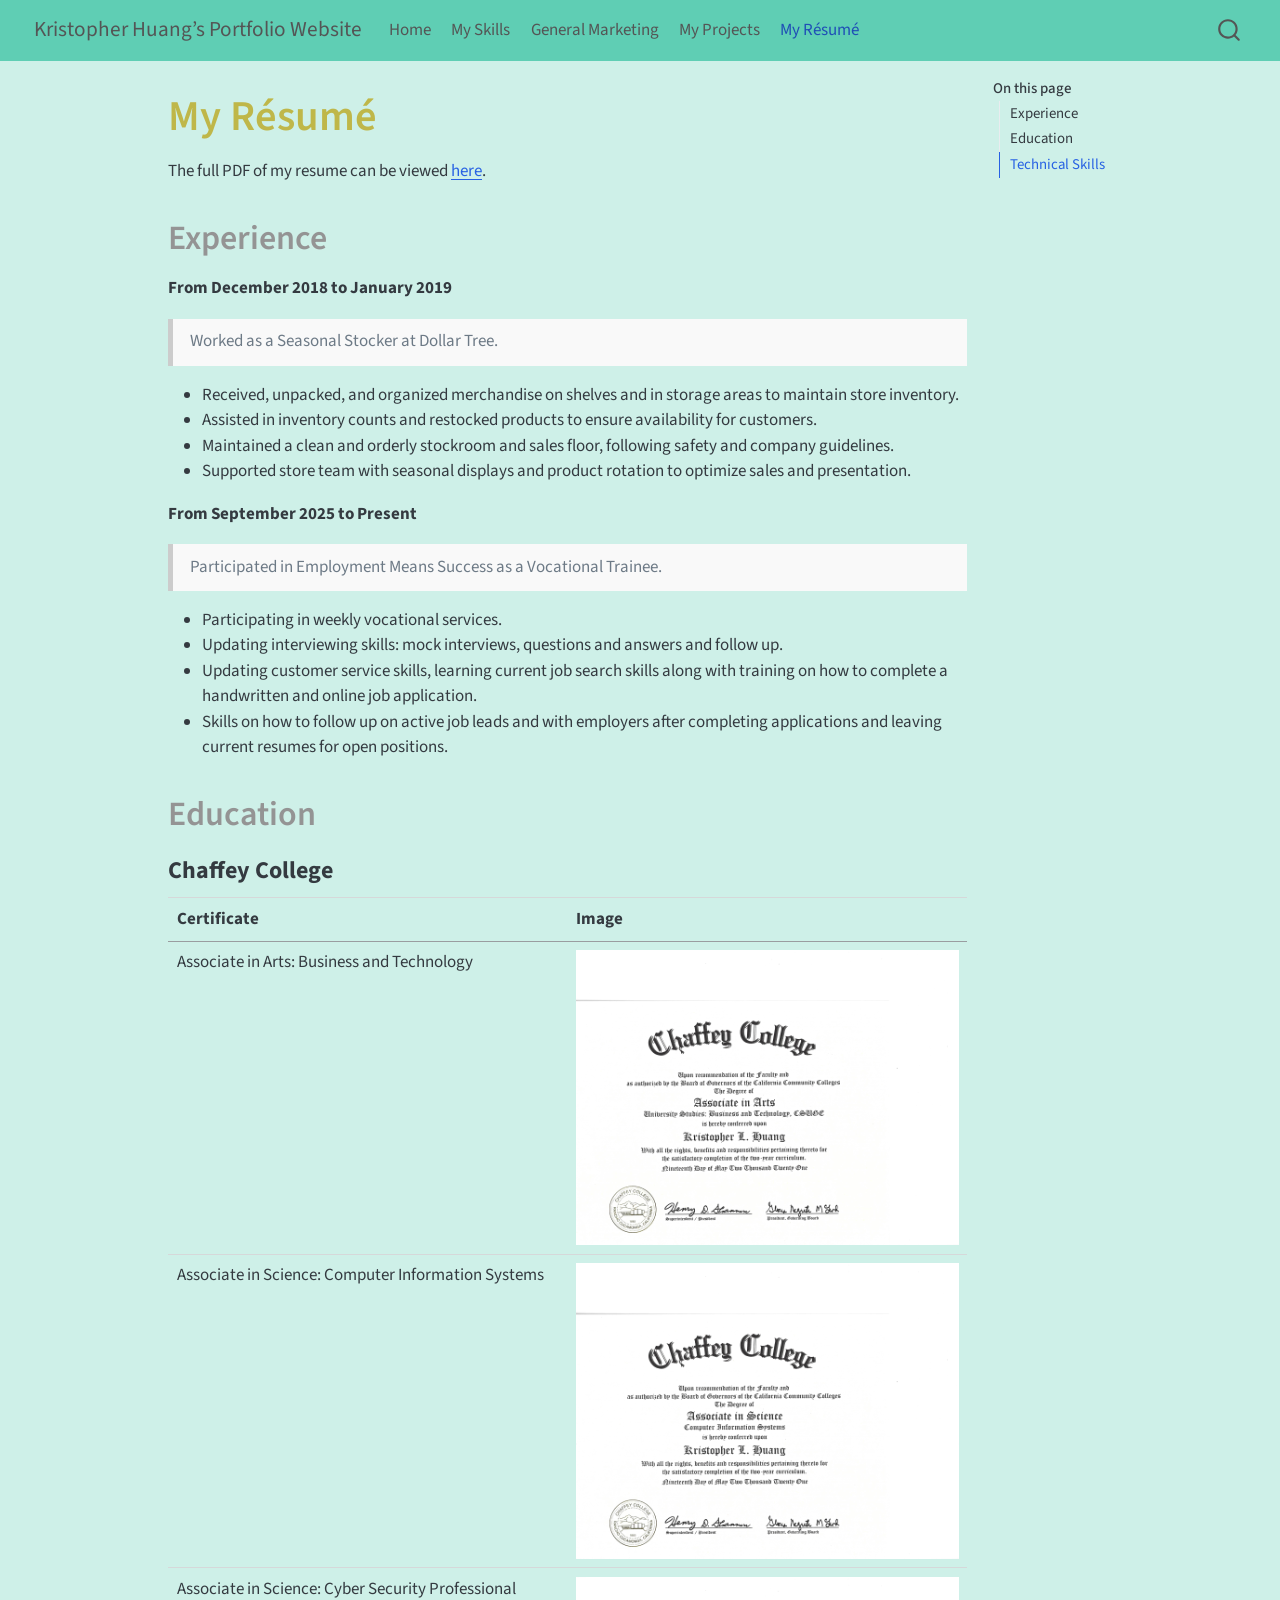
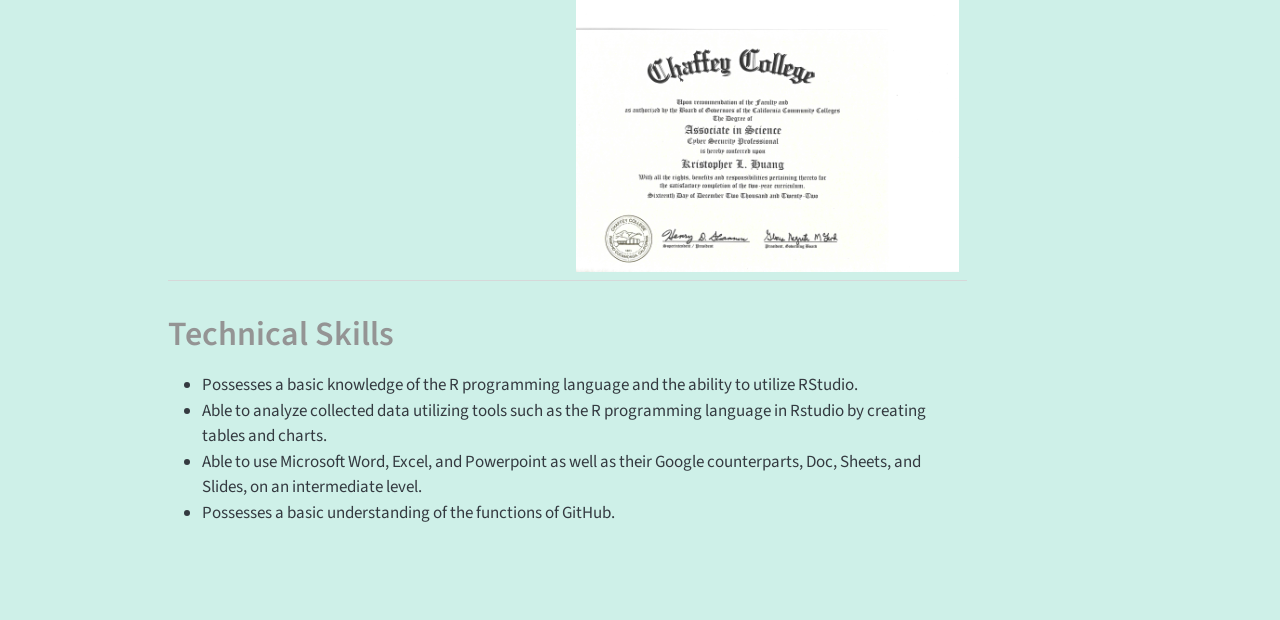
<file: docs/my-resume.html>
<!DOCTYPE html>
<html xmlns="http://www.w3.org/1999/xhtml" lang="en" xml:lang="en"><head>

<meta charset="utf-8">
<meta name="generator" content="quarto-1.8.25">

<meta name="viewport" content="width=device-width, initial-scale=1.0, user-scalable=yes">


<title>My Résumé – Kristopher Huang’s Portfolio Website</title>
<style>
code{white-space: pre-wrap;}
span.smallcaps{font-variant: small-caps;}
div.columns{display: flex; gap: min(4vw, 1.5em);}
div.column{flex: auto; overflow-x: auto;}
div.hanging-indent{margin-left: 1.5em; text-indent: -1.5em;}
ul.task-list{list-style: none;}
ul.task-list li input[type="checkbox"] {
  width: 0.8em;
  margin: 0 0.8em 0.2em -1em; /* quarto-specific, see https://github.com/quarto-dev/quarto-cli/issues/4556 */ 
  vertical-align: middle;
}
</style>


<script src="site_libs/quarto-nav/quarto-nav.js"></script>
<script src="site_libs/quarto-nav/headroom.min.js"></script>
<script src="site_libs/clipboard/clipboard.min.js"></script>
<script src="site_libs/quarto-search/autocomplete.umd.js"></script>
<script src="site_libs/quarto-search/fuse.min.js"></script>
<script src="site_libs/quarto-search/quarto-search.js"></script>
<meta name="quarto:offset" content="./">
<script src="site_libs/quarto-html/quarto.js" type="module"></script>
<script src="site_libs/quarto-html/tabsets/tabsets.js" type="module"></script>
<script src="site_libs/quarto-html/axe/axe-check.js" type="module"></script>
<script src="site_libs/quarto-html/popper.min.js"></script>
<script src="site_libs/quarto-html/tippy.umd.min.js"></script>
<script src="site_libs/quarto-html/anchor.min.js"></script>
<link href="site_libs/quarto-html/tippy.css" rel="stylesheet">
<link href="site_libs/quarto-html/quarto-syntax-highlighting-7b89279ff1a6dce999919e0e67d4d9ec.css" rel="stylesheet" id="quarto-text-highlighting-styles">
<script src="site_libs/bootstrap/bootstrap.min.js"></script>
<link href="site_libs/bootstrap/bootstrap-icons.css" rel="stylesheet">
<link href="site_libs/bootstrap/bootstrap-e31584831b205ffbb2d98406f31c2a5b.min.css" rel="stylesheet" append-hash="true" id="quarto-bootstrap" data-mode="light">
<script id="quarto-search-options" type="application/json">{
  "location": "navbar",
  "copy-button": false,
  "collapse-after": 3,
  "panel-placement": "end",
  "type": "overlay",
  "limit": 50,
  "keyboard-shortcut": [
    "f",
    "/",
    "s"
  ],
  "show-item-context": false,
  "language": {
    "search-no-results-text": "No results",
    "search-matching-documents-text": "matching documents",
    "search-copy-link-title": "Copy link to search",
    "search-hide-matches-text": "Hide additional matches",
    "search-more-match-text": "more match in this document",
    "search-more-matches-text": "more matches in this document",
    "search-clear-button-title": "Clear",
    "search-text-placeholder": "",
    "search-detached-cancel-button-title": "Cancel",
    "search-submit-button-title": "Submit",
    "search-label": "Search"
  }
}</script>


<link rel="stylesheet" href="styles.css">
</head>

<body class="nav-fixed my-resume quarto-light">

<div id="quarto-search-results"></div>
  <header id="quarto-header" class="headroom fixed-top">
    <nav class="navbar navbar-expand-lg " data-bs-theme="dark">
      <div class="navbar-container container-fluid">
      <div class="navbar-brand-container mx-auto">
    <a href="./index.html" class="navbar-brand navbar-brand-logo">
    </a>
    <a class="navbar-brand" href="./index.html">
    <span class="navbar-title">Kristopher Huang’s Portfolio Website</span>
    </a>
  </div>
            <div id="quarto-search" class="" title="Search"></div>
          <button class="navbar-toggler" type="button" data-bs-toggle="collapse" data-bs-target="#navbarCollapse" aria-controls="navbarCollapse" role="menu" aria-expanded="false" aria-label="Toggle navigation" onclick="if (window.quartoToggleHeadroom) { window.quartoToggleHeadroom(); }">
  <span class="navbar-toggler-icon"></span>
</button>
          <div class="collapse navbar-collapse" id="navbarCollapse">
            <ul class="navbar-nav navbar-nav-scroll me-auto">
  <li class="nav-item">
    <a class="nav-link" href="./index.html"> 
<span class="menu-text">Home</span></a>
  </li>  
  <li class="nav-item">
    <a class="nav-link" href="./my-skills.html"> 
<span class="menu-text">My Skills</span></a>
  </li>  
  <li class="nav-item">
    <a class="nav-link" href="./general-marketing.html"> 
<span class="menu-text">General Marketing</span></a>
  </li>  
  <li class="nav-item">
    <a class="nav-link" href="./projects.html"> 
<span class="menu-text">My Projects</span></a>
  </li>  
  <li class="nav-item">
    <a class="nav-link active" href="./my-resume.html" aria-current="page"> 
<span class="menu-text">My Résumé</span></a>
  </li>  
</ul>
          </div> <!-- /navcollapse -->
            <div class="quarto-navbar-tools">
</div>
      </div> <!-- /container-fluid -->
    </nav>
</header>
<!-- content -->
<div id="quarto-content" class="quarto-container page-columns page-rows-contents page-layout-article page-navbar">
<!-- sidebar -->
<!-- margin-sidebar -->
    <div id="quarto-margin-sidebar" class="sidebar margin-sidebar">
        <nav id="TOC" role="doc-toc" class="toc-active">
    <h2 id="toc-title">On this page</h2>
   
  <ul>
  <li><a href="#experience" id="toc-experience" class="nav-link active" data-scroll-target="#experience">Experience</a></li>
  <li><a href="#education" id="toc-education" class="nav-link" data-scroll-target="#education">Education</a></li>
  <li><a href="#technical-skills" id="toc-technical-skills" class="nav-link" data-scroll-target="#technical-skills">Technical Skills</a></li>
  </ul>
</nav>
    </div>
<!-- main -->
<main class="content" id="quarto-document-content">

<header id="title-block-header" class="quarto-title-block default">
<div class="quarto-title">
<h1 class="title">My Résumé</h1>
</div>



<div class="quarto-title-meta">

    
  
    
  </div>
  


</header>


<p>The full PDF of my resume can be viewed <a href="resume.pdf">here</a>.</p>
<section id="experience" class="level1">
<h1>Experience</h1>
<p><strong>From December 2018 to January 2019</strong></p>
<blockquote class="blockquote">
<p>Worked as a Seasonal Stocker at Dollar Tree.</p>
</blockquote>
<ul>
<li>Received, unpacked, and organized merchandise on shelves and in storage areas to maintain store inventory.</li>
<li>Assisted in inventory counts and restocked products to ensure availability for customers.</li>
<li>Maintained a clean and orderly stockroom and sales floor, following safety and company guidelines.</li>
<li>Supported store team with seasonal displays and product rotation to optimize sales and presentation.</li>
</ul>
<p><strong>From September 2025 to Present</strong></p>
<blockquote class="blockquote">
<p>Participated in Employment Means Success as a Vocational Trainee.</p>
</blockquote>
<ul>
<li>Participating in weekly vocational services.</li>
<li>Updating interviewing skills: mock interviews, questions and answers and follow up.</li>
<li>Updating customer service skills, learning current job search skills along with training on how to complete a handwritten and online job application.</li>
<li>Skills on how to follow up on active job leads and with employers after completing applications and leaving current resumes for open positions.</li>
</ul>
</section>
<section id="education" class="level1">
<h1>Education</h1>

<span style="font-size: 24px;"><strong>Chaffey College</strong></span>

<table class="caption-top table">
<colgroup>
<col style="width: 50%">
<col style="width: 50%">
</colgroup>
<thead>
<tr class="header">
<th>Certificate</th>
<th>Image</th>
</tr>
</thead>
<tbody>
<tr class="odd">
<td>Associate in Arts: Business and Technology</td>
<td><img src="images/clipboard-2453200898.jpeg" class="img-fluid" width="1294"></td>
</tr>
<tr class="even">
<td>Associate in Science: Computer Information Systems</td>
<td><img src="images/clipboard-1403865348.jpeg" class="img-fluid" width="1294"></td>
</tr>
<tr class="odd">
<td>Associate in Science: Cyber Security Professional</td>
<td><img src="images/clipboard-1669019868.jpeg" class="img-fluid" width="1294"></td>
</tr>
</tbody>
</table>
</section>
<section id="technical-skills" class="level1">
<h1>Technical Skills</h1>
<ul>
<li>Possesses a basic knowledge of the R programming language and the ability to utilize RStudio.</li>
<li>Able to analyze collected data utilizing tools such as the R programming language in Rstudio by creating tables and charts.</li>
<li>Able to use Microsoft Word, Excel, and Powerpoint as well as their Google counterparts, Doc, Sheets, and Slides, on an intermediate level.</li>
<li>Possesses a basic understanding of the functions of GitHub.</li>
</ul>


</section>

</main> <!-- /main -->
<script id="quarto-html-after-body" type="application/javascript">
  window.document.addEventListener("DOMContentLoaded", function (event) {
    const icon = "";
    const anchorJS = new window.AnchorJS();
    anchorJS.options = {
      placement: 'right',
      icon: icon
    };
    anchorJS.add('.anchored');
    const isCodeAnnotation = (el) => {
      for (const clz of el.classList) {
        if (clz.startsWith('code-annotation-')) {                     
          return true;
        }
      }
      return false;
    }
    const onCopySuccess = function(e) {
      // button target
      const button = e.trigger;
      // don't keep focus
      button.blur();
      // flash "checked"
      button.classList.add('code-copy-button-checked');
      var currentTitle = button.getAttribute("title");
      button.setAttribute("title", "Copied!");
      let tooltip;
      if (window.bootstrap) {
        button.setAttribute("data-bs-toggle", "tooltip");
        button.setAttribute("data-bs-placement", "left");
        button.setAttribute("data-bs-title", "Copied!");
        tooltip = new bootstrap.Tooltip(button, 
          { trigger: "manual", 
            customClass: "code-copy-button-tooltip",
            offset: [0, -8]});
        tooltip.show();    
      }
      setTimeout(function() {
        if (tooltip) {
          tooltip.hide();
          button.removeAttribute("data-bs-title");
          button.removeAttribute("data-bs-toggle");
          button.removeAttribute("data-bs-placement");
        }
        button.setAttribute("title", currentTitle);
        button.classList.remove('code-copy-button-checked');
      }, 1000);
      // clear code selection
      e.clearSelection();
    }
    const getTextToCopy = function(trigger) {
      const outerScaffold = trigger.parentElement.cloneNode(true);
      const codeEl = outerScaffold.querySelector('code');
      for (const childEl of codeEl.children) {
        if (isCodeAnnotation(childEl)) {
          childEl.remove();
        }
      }
      return codeEl.innerText;
    }
    const clipboard = new window.ClipboardJS('.code-copy-button:not([data-in-quarto-modal])', {
      text: getTextToCopy
    });
    clipboard.on('success', onCopySuccess);
    if (window.document.getElementById('quarto-embedded-source-code-modal')) {
      const clipboardModal = new window.ClipboardJS('.code-copy-button[data-in-quarto-modal]', {
        text: getTextToCopy,
        container: window.document.getElementById('quarto-embedded-source-code-modal')
      });
      clipboardModal.on('success', onCopySuccess);
    }
      var localhostRegex = new RegExp(/^(?:http|https):\/\/localhost\:?[0-9]*\//);
      var mailtoRegex = new RegExp(/^mailto:/);
        var filterRegex = new RegExp('/' + window.location.host + '/');
      var isInternal = (href) => {
          return filterRegex.test(href) || localhostRegex.test(href) || mailtoRegex.test(href);
      }
      // Inspect non-navigation links and adorn them if external
     var links = window.document.querySelectorAll('a[href]:not(.nav-link):not(.navbar-brand):not(.toc-action):not(.sidebar-link):not(.sidebar-item-toggle):not(.pagination-link):not(.no-external):not([aria-hidden]):not(.dropdown-item):not(.quarto-navigation-tool):not(.about-link)');
      for (var i=0; i<links.length; i++) {
        const link = links[i];
        if (!isInternal(link.href)) {
          // undo the damage that might have been done by quarto-nav.js in the case of
          // links that we want to consider external
          if (link.dataset.originalHref !== undefined) {
            link.href = link.dataset.originalHref;
          }
        }
      }
    function tippyHover(el, contentFn, onTriggerFn, onUntriggerFn) {
      const config = {
        allowHTML: true,
        maxWidth: 500,
        delay: 100,
        arrow: false,
        appendTo: function(el) {
            return el.parentElement;
        },
        interactive: true,
        interactiveBorder: 10,
        theme: 'quarto',
        placement: 'bottom-start',
      };
      if (contentFn) {
        config.content = contentFn;
      }
      if (onTriggerFn) {
        config.onTrigger = onTriggerFn;
      }
      if (onUntriggerFn) {
        config.onUntrigger = onUntriggerFn;
      }
      window.tippy(el, config); 
    }
    const noterefs = window.document.querySelectorAll('a[role="doc-noteref"]');
    for (var i=0; i<noterefs.length; i++) {
      const ref = noterefs[i];
      tippyHover(ref, function() {
        // use id or data attribute instead here
        let href = ref.getAttribute('data-footnote-href') || ref.getAttribute('href');
        try { href = new URL(href).hash; } catch {}
        const id = href.replace(/^#\/?/, "");
        const note = window.document.getElementById(id);
        if (note) {
          return note.innerHTML;
        } else {
          return "";
        }
      });
    }
    const xrefs = window.document.querySelectorAll('a.quarto-xref');
    const processXRef = (id, note) => {
      // Strip column container classes
      const stripColumnClz = (el) => {
        el.classList.remove("page-full", "page-columns");
        if (el.children) {
          for (const child of el.children) {
            stripColumnClz(child);
          }
        }
      }
      stripColumnClz(note)
      if (id === null || id.startsWith('sec-')) {
        // Special case sections, only their first couple elements
        const container = document.createElement("div");
        if (note.children && note.children.length > 2) {
          container.appendChild(note.children[0].cloneNode(true));
          for (let i = 1; i < note.children.length; i++) {
            const child = note.children[i];
            if (child.tagName === "P" && child.innerText === "") {
              continue;
            } else {
              container.appendChild(child.cloneNode(true));
              break;
            }
          }
          if (window.Quarto?.typesetMath) {
            window.Quarto.typesetMath(container);
          }
          return container.innerHTML
        } else {
          if (window.Quarto?.typesetMath) {
            window.Quarto.typesetMath(note);
          }
          return note.innerHTML;
        }
      } else {
        // Remove any anchor links if they are present
        const anchorLink = note.querySelector('a.anchorjs-link');
        if (anchorLink) {
          anchorLink.remove();
        }
        if (window.Quarto?.typesetMath) {
          window.Quarto.typesetMath(note);
        }
        if (note.classList.contains("callout")) {
          return note.outerHTML;
        } else {
          return note.innerHTML;
        }
      }
    }
    for (var i=0; i<xrefs.length; i++) {
      const xref = xrefs[i];
      tippyHover(xref, undefined, function(instance) {
        instance.disable();
        let url = xref.getAttribute('href');
        let hash = undefined; 
        if (url.startsWith('#')) {
          hash = url;
        } else {
          try { hash = new URL(url).hash; } catch {}
        }
        if (hash) {
          const id = hash.replace(/^#\/?/, "");
          const note = window.document.getElementById(id);
          if (note !== null) {
            try {
              const html = processXRef(id, note.cloneNode(true));
              instance.setContent(html);
            } finally {
              instance.enable();
              instance.show();
            }
          } else {
            // See if we can fetch this
            fetch(url.split('#')[0])
            .then(res => res.text())
            .then(html => {
              const parser = new DOMParser();
              const htmlDoc = parser.parseFromString(html, "text/html");
              const note = htmlDoc.getElementById(id);
              if (note !== null) {
                const html = processXRef(id, note);
                instance.setContent(html);
              } 
            }).finally(() => {
              instance.enable();
              instance.show();
            });
          }
        } else {
          // See if we can fetch a full url (with no hash to target)
          // This is a special case and we should probably do some content thinning / targeting
          fetch(url)
          .then(res => res.text())
          .then(html => {
            const parser = new DOMParser();
            const htmlDoc = parser.parseFromString(html, "text/html");
            const note = htmlDoc.querySelector('main.content');
            if (note !== null) {
              // This should only happen for chapter cross references
              // (since there is no id in the URL)
              // remove the first header
              if (note.children.length > 0 && note.children[0].tagName === "HEADER") {
                note.children[0].remove();
              }
              const html = processXRef(null, note);
              instance.setContent(html);
            } 
          }).finally(() => {
            instance.enable();
            instance.show();
          });
        }
      }, function(instance) {
      });
    }
        let selectedAnnoteEl;
        const selectorForAnnotation = ( cell, annotation) => {
          let cellAttr = 'data-code-cell="' + cell + '"';
          let lineAttr = 'data-code-annotation="' +  annotation + '"';
          const selector = 'span[' + cellAttr + '][' + lineAttr + ']';
          return selector;
        }
        const selectCodeLines = (annoteEl) => {
          const doc = window.document;
          const targetCell = annoteEl.getAttribute("data-target-cell");
          const targetAnnotation = annoteEl.getAttribute("data-target-annotation");
          const annoteSpan = window.document.querySelector(selectorForAnnotation(targetCell, targetAnnotation));
          const lines = annoteSpan.getAttribute("data-code-lines").split(",");
          const lineIds = lines.map((line) => {
            return targetCell + "-" + line;
          })
          let top = null;
          let height = null;
          let parent = null;
          if (lineIds.length > 0) {
              //compute the position of the single el (top and bottom and make a div)
              const el = window.document.getElementById(lineIds[0]);
              top = el.offsetTop;
              height = el.offsetHeight;
              parent = el.parentElement.parentElement;
            if (lineIds.length > 1) {
              const lastEl = window.document.getElementById(lineIds[lineIds.length - 1]);
              const bottom = lastEl.offsetTop + lastEl.offsetHeight;
              height = bottom - top;
            }
            if (top !== null && height !== null && parent !== null) {
              // cook up a div (if necessary) and position it 
              let div = window.document.getElementById("code-annotation-line-highlight");
              if (div === null) {
                div = window.document.createElement("div");
                div.setAttribute("id", "code-annotation-line-highlight");
                div.style.position = 'absolute';
                parent.appendChild(div);
              }
              div.style.top = top - 2 + "px";
              div.style.height = height + 4 + "px";
              div.style.left = 0;
              let gutterDiv = window.document.getElementById("code-annotation-line-highlight-gutter");
              if (gutterDiv === null) {
                gutterDiv = window.document.createElement("div");
                gutterDiv.setAttribute("id", "code-annotation-line-highlight-gutter");
                gutterDiv.style.position = 'absolute';
                const codeCell = window.document.getElementById(targetCell);
                const gutter = codeCell.querySelector('.code-annotation-gutter');
                gutter.appendChild(gutterDiv);
              }
              gutterDiv.style.top = top - 2 + "px";
              gutterDiv.style.height = height + 4 + "px";
            }
            selectedAnnoteEl = annoteEl;
          }
        };
        const unselectCodeLines = () => {
          const elementsIds = ["code-annotation-line-highlight", "code-annotation-line-highlight-gutter"];
          elementsIds.forEach((elId) => {
            const div = window.document.getElementById(elId);
            if (div) {
              div.remove();
            }
          });
          selectedAnnoteEl = undefined;
        };
          // Handle positioning of the toggle
      window.addEventListener(
        "resize",
        throttle(() => {
          elRect = undefined;
          if (selectedAnnoteEl) {
            selectCodeLines(selectedAnnoteEl);
          }
        }, 10)
      );
      function throttle(fn, ms) {
      let throttle = false;
      let timer;
        return (...args) => {
          if(!throttle) { // first call gets through
              fn.apply(this, args);
              throttle = true;
          } else { // all the others get throttled
              if(timer) clearTimeout(timer); // cancel #2
              timer = setTimeout(() => {
                fn.apply(this, args);
                timer = throttle = false;
              }, ms);
          }
        };
      }
        // Attach click handler to the DT
        const annoteDls = window.document.querySelectorAll('dt[data-target-cell]');
        for (const annoteDlNode of annoteDls) {
          annoteDlNode.addEventListener('click', (event) => {
            const clickedEl = event.target;
            if (clickedEl !== selectedAnnoteEl) {
              unselectCodeLines();
              const activeEl = window.document.querySelector('dt[data-target-cell].code-annotation-active');
              if (activeEl) {
                activeEl.classList.remove('code-annotation-active');
              }
              selectCodeLines(clickedEl);
              clickedEl.classList.add('code-annotation-active');
            } else {
              // Unselect the line
              unselectCodeLines();
              clickedEl.classList.remove('code-annotation-active');
            }
          });
        }
    const findCites = (el) => {
      const parentEl = el.parentElement;
      if (parentEl) {
        const cites = parentEl.dataset.cites;
        if (cites) {
          return {
            el,
            cites: cites.split(' ')
          };
        } else {
          return findCites(el.parentElement)
        }
      } else {
        return undefined;
      }
    };
    var bibliorefs = window.document.querySelectorAll('a[role="doc-biblioref"]');
    for (var i=0; i<bibliorefs.length; i++) {
      const ref = bibliorefs[i];
      const citeInfo = findCites(ref);
      if (citeInfo) {
        tippyHover(citeInfo.el, function() {
          var popup = window.document.createElement('div');
          citeInfo.cites.forEach(function(cite) {
            var citeDiv = window.document.createElement('div');
            citeDiv.classList.add('hanging-indent');
            citeDiv.classList.add('csl-entry');
            var biblioDiv = window.document.getElementById('ref-' + cite);
            if (biblioDiv) {
              citeDiv.innerHTML = biblioDiv.innerHTML;
            }
            popup.appendChild(citeDiv);
          });
          return popup.innerHTML;
        });
      }
    }
  });
  </script>
</div> <!-- /content -->




</body></html>
</file>
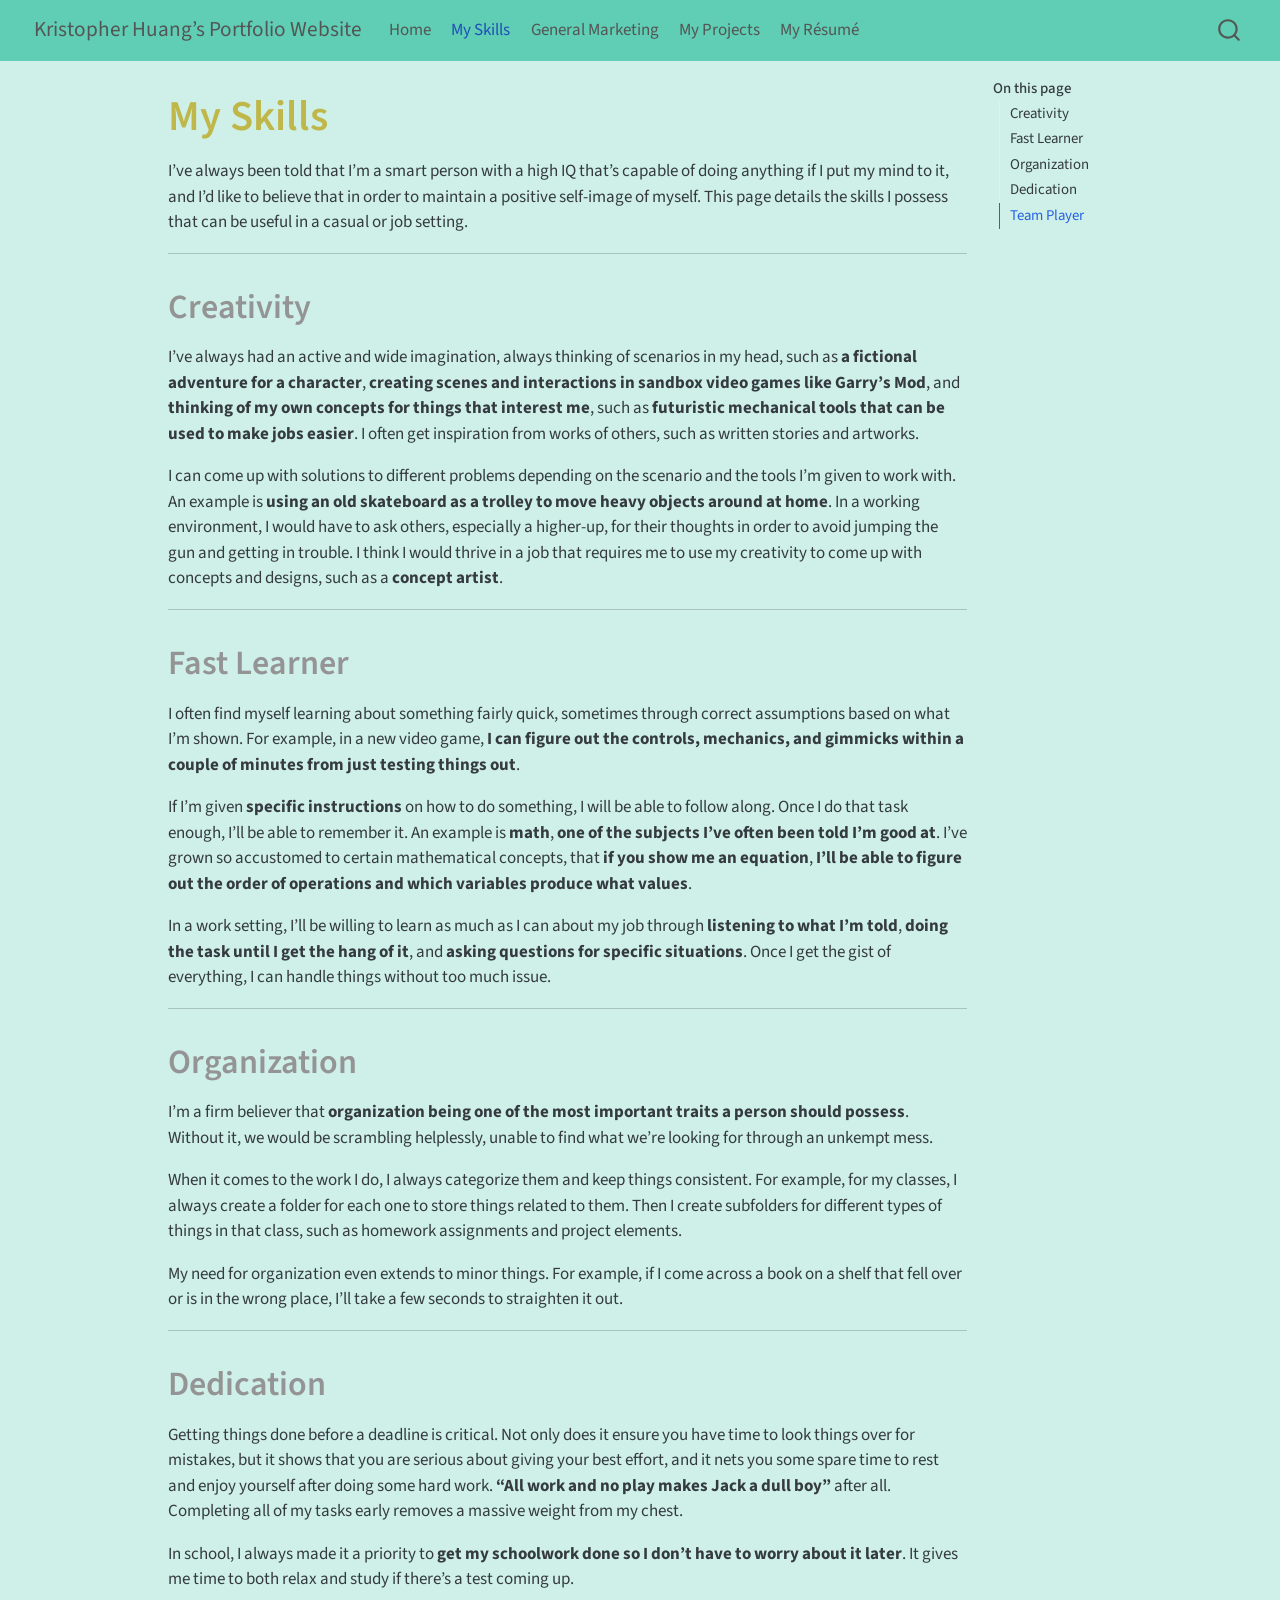
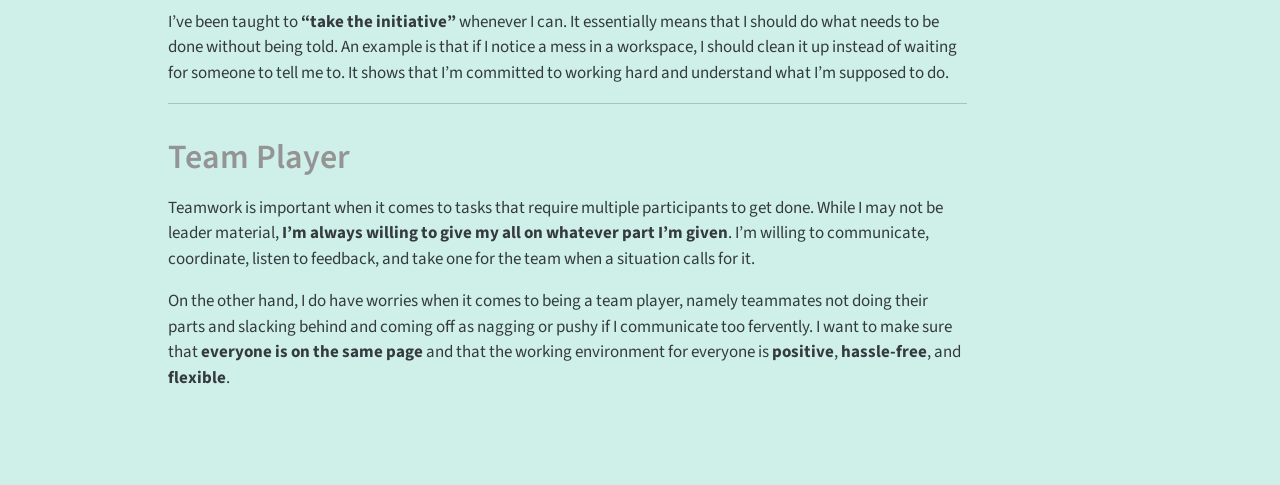
<file: docs/my-skills.html>
<!DOCTYPE html>
<html xmlns="http://www.w3.org/1999/xhtml" lang="en" xml:lang="en"><head>

<meta charset="utf-8">
<meta name="generator" content="quarto-1.8.25">

<meta name="viewport" content="width=device-width, initial-scale=1.0, user-scalable=yes">


<title>My Skills – Kristopher Huang’s Portfolio Website</title>
<style>
code{white-space: pre-wrap;}
span.smallcaps{font-variant: small-caps;}
div.columns{display: flex; gap: min(4vw, 1.5em);}
div.column{flex: auto; overflow-x: auto;}
div.hanging-indent{margin-left: 1.5em; text-indent: -1.5em;}
ul.task-list{list-style: none;}
ul.task-list li input[type="checkbox"] {
  width: 0.8em;
  margin: 0 0.8em 0.2em -1em; /* quarto-specific, see https://github.com/quarto-dev/quarto-cli/issues/4556 */ 
  vertical-align: middle;
}
</style>


<script src="site_libs/quarto-nav/quarto-nav.js"></script>
<script src="site_libs/quarto-nav/headroom.min.js"></script>
<script src="site_libs/clipboard/clipboard.min.js"></script>
<script src="site_libs/quarto-search/autocomplete.umd.js"></script>
<script src="site_libs/quarto-search/fuse.min.js"></script>
<script src="site_libs/quarto-search/quarto-search.js"></script>
<meta name="quarto:offset" content="./">
<script src="site_libs/quarto-html/quarto.js" type="module"></script>
<script src="site_libs/quarto-html/tabsets/tabsets.js" type="module"></script>
<script src="site_libs/quarto-html/axe/axe-check.js" type="module"></script>
<script src="site_libs/quarto-html/popper.min.js"></script>
<script src="site_libs/quarto-html/tippy.umd.min.js"></script>
<script src="site_libs/quarto-html/anchor.min.js"></script>
<link href="site_libs/quarto-html/tippy.css" rel="stylesheet">
<link href="site_libs/quarto-html/quarto-syntax-highlighting-7b89279ff1a6dce999919e0e67d4d9ec.css" rel="stylesheet" id="quarto-text-highlighting-styles">
<script src="site_libs/bootstrap/bootstrap.min.js"></script>
<link href="site_libs/bootstrap/bootstrap-icons.css" rel="stylesheet">
<link href="site_libs/bootstrap/bootstrap-e31584831b205ffbb2d98406f31c2a5b.min.css" rel="stylesheet" append-hash="true" id="quarto-bootstrap" data-mode="light">
<script id="quarto-search-options" type="application/json">{
  "location": "navbar",
  "copy-button": false,
  "collapse-after": 3,
  "panel-placement": "end",
  "type": "overlay",
  "limit": 50,
  "keyboard-shortcut": [
    "f",
    "/",
    "s"
  ],
  "show-item-context": false,
  "language": {
    "search-no-results-text": "No results",
    "search-matching-documents-text": "matching documents",
    "search-copy-link-title": "Copy link to search",
    "search-hide-matches-text": "Hide additional matches",
    "search-more-match-text": "more match in this document",
    "search-more-matches-text": "more matches in this document",
    "search-clear-button-title": "Clear",
    "search-text-placeholder": "",
    "search-detached-cancel-button-title": "Cancel",
    "search-submit-button-title": "Submit",
    "search-label": "Search"
  }
}</script>


<link rel="stylesheet" href="styles.css">
</head>

<body class="nav-fixed my-skills quarto-light">

<div id="quarto-search-results"></div>
  <header id="quarto-header" class="headroom fixed-top">
    <nav class="navbar navbar-expand-lg " data-bs-theme="dark">
      <div class="navbar-container container-fluid">
      <div class="navbar-brand-container mx-auto">
    <a href="./index.html" class="navbar-brand navbar-brand-logo">
    </a>
    <a class="navbar-brand" href="./index.html">
    <span class="navbar-title">Kristopher Huang’s Portfolio Website</span>
    </a>
  </div>
            <div id="quarto-search" class="" title="Search"></div>
          <button class="navbar-toggler" type="button" data-bs-toggle="collapse" data-bs-target="#navbarCollapse" aria-controls="navbarCollapse" role="menu" aria-expanded="false" aria-label="Toggle navigation" onclick="if (window.quartoToggleHeadroom) { window.quartoToggleHeadroom(); }">
  <span class="navbar-toggler-icon"></span>
</button>
          <div class="collapse navbar-collapse" id="navbarCollapse">
            <ul class="navbar-nav navbar-nav-scroll me-auto">
  <li class="nav-item">
    <a class="nav-link" href="./index.html"> 
<span class="menu-text">Home</span></a>
  </li>  
  <li class="nav-item">
    <a class="nav-link active" href="./my-skills.html" aria-current="page"> 
<span class="menu-text">My Skills</span></a>
  </li>  
  <li class="nav-item">
    <a class="nav-link" href="./general-marketing.html"> 
<span class="menu-text">General Marketing</span></a>
  </li>  
  <li class="nav-item">
    <a class="nav-link" href="./projects.html"> 
<span class="menu-text">My Projects</span></a>
  </li>  
  <li class="nav-item">
    <a class="nav-link" href="./my-resume.html"> 
<span class="menu-text">My Résumé</span></a>
  </li>  
</ul>
          </div> <!-- /navcollapse -->
            <div class="quarto-navbar-tools">
</div>
      </div> <!-- /container-fluid -->
    </nav>
</header>
<!-- content -->
<div id="quarto-content" class="quarto-container page-columns page-rows-contents page-layout-article page-navbar">
<!-- sidebar -->
<!-- margin-sidebar -->
    <div id="quarto-margin-sidebar" class="sidebar margin-sidebar">
        <nav id="TOC" role="doc-toc" class="toc-active">
    <h2 id="toc-title">On this page</h2>
   
  <ul>
  <li><a href="#creativity" id="toc-creativity" class="nav-link active" data-scroll-target="#creativity">Creativity</a></li>
  <li><a href="#fast-learner" id="toc-fast-learner" class="nav-link" data-scroll-target="#fast-learner">Fast Learner</a></li>
  <li><a href="#organization" id="toc-organization" class="nav-link" data-scroll-target="#organization">Organization</a></li>
  <li><a href="#dedication" id="toc-dedication" class="nav-link" data-scroll-target="#dedication">Dedication</a></li>
  <li><a href="#team-player" id="toc-team-player" class="nav-link" data-scroll-target="#team-player">Team Player</a></li>
  </ul>
</nav>
    </div>
<!-- main -->
<main class="content" id="quarto-document-content">

<header id="title-block-header" class="quarto-title-block default">
<div class="quarto-title">
<h1 class="title">My Skills</h1>
</div>



<div class="quarto-title-meta">

    
  
    
  </div>
  


</header>


<p>I’ve always been told that I’m a smart person with a high IQ that’s capable of doing anything if I put my mind to it, and I’d like to believe that in order to maintain a positive self-image of myself. This page details the skills I possess that can be useful in a casual or job setting.</p>
<hr>
<section id="creativity" class="level1">
<h1>Creativity</h1>
<p>I’ve always had an active and wide imagination, always thinking of scenarios in my head, such as <strong>a fictional adventure for a character</strong>, <strong>creating scenes and interactions in sandbox video games like Garry’s Mod</strong>, and <strong>thinking of my own concepts for things that interest me</strong>, such as <strong>futuristic mechanical tools that can be used to make jobs easier</strong>. I often get inspiration from works of others, such as written stories and artworks.</p>
<p>I can come up with solutions to different problems depending on the scenario and the tools I’m given to work with. An example is <strong>using an old skateboard as a trolley to move heavy objects around at home</strong>. In a working environment, I would have to ask others, especially a higher-up, for their thoughts in order to avoid jumping the gun and getting in trouble. I think I would thrive in a job that requires me to use my creativity to come up with concepts and designs, such as a <strong>concept artist</strong>.</p>
<hr>
</section>
<section id="fast-learner" class="level1">
<h1>Fast Learner</h1>
<p>I often find myself learning about something fairly quick, sometimes through correct assumptions based on what I’m shown. For example, in a new video game, <strong>I can figure out the controls, mechanics, and gimmicks within a couple of minutes from just testing things out</strong>.</p>
<p>If I’m given <strong>specific instructions</strong> on how to do something, I will be able to follow along. Once I do that task enough, I’ll be able to remember it. An example is <strong>math</strong>, <strong>one of the subjects I’ve often been told I’m good at</strong>. I’ve grown so accustomed to certain mathematical concepts, that <strong>if you show me an equation</strong>, <strong>I’ll be able to figure out the order of operations and which variables produce what values</strong>.</p>
<p>In a work setting, I’ll be willing to learn as much as I can about my job through <strong>listening to what I’m told</strong>, <strong>doing the task until I get the hang of it</strong>, and <strong>asking questions for specific situations</strong>. Once I get the gist of everything, I can handle things without too much issue.</p>
<hr>
</section>
<section id="organization" class="level1">
<h1>Organization</h1>
<p>I’m a firm believer that <strong>organization being one of the most important traits a person should possess</strong>. Without it, we would be scrambling helplessly, unable to find what we’re looking for through an unkempt mess.</p>
<p>When it comes to the work I do, I always categorize them and keep things consistent. For example, for my classes, I always create a folder for each one to store things related to them. Then I create subfolders for different types of things in that class, such as homework assignments and project elements.</p>
<p>My need for organization even extends to minor things. For example, if I come across a book on a shelf that fell over or is in the wrong place, I’ll take a few seconds to straighten it out.</p>
<hr>
</section>
<section id="dedication" class="level1">
<h1>Dedication</h1>
<p>Getting things done before a deadline is critical. Not only does it ensure you have time to look things over for mistakes, but it shows that you are serious about giving your best effort, and it nets you some spare time to rest and enjoy yourself after doing some hard work. <strong>“All work and no play makes Jack a dull boy”</strong> after all. Completing all of my tasks early removes a massive weight from my chest.</p>
<p>In school, I always made it a priority to <strong>get my schoolwork done so I don’t have to worry about it later</strong>. It gives me time to both relax and study if there’s a test coming up.</p>
<p>I’ve been taught to <strong>“take the initiative”</strong> whenever I can. It essentially means that I should do what needs to be done without being told. An example is that if I notice a mess in a workspace, I should clean it up instead of waiting for someone to tell me to. It shows that I’m committed to working hard and understand what I’m supposed to do.</p>
<hr>
</section>
<section id="team-player" class="level1">
<h1>Team Player</h1>
<p>Teamwork is important when it comes to tasks that require multiple participants to get done. While I may not be leader material, <strong>I’m always willing to give my all on whatever part I’m given</strong>. I’m willing to communicate, coordinate, listen to feedback, and take one for the team when a situation calls for it.</p>
<p>On the other hand, I do have worries when it comes to being a team player, namely teammates not doing their parts and slacking behind and coming off as nagging or pushy if I communicate too fervently. I want to make sure that <strong>everyone is on the same page</strong> and that the working environment for everyone is <strong>positive</strong>, <strong>hassle-free</strong>, and <strong>flexible</strong>.</p>


</section>

</main> <!-- /main -->
<script id="quarto-html-after-body" type="application/javascript">
  window.document.addEventListener("DOMContentLoaded", function (event) {
    const icon = "";
    const anchorJS = new window.AnchorJS();
    anchorJS.options = {
      placement: 'right',
      icon: icon
    };
    anchorJS.add('.anchored');
    const isCodeAnnotation = (el) => {
      for (const clz of el.classList) {
        if (clz.startsWith('code-annotation-')) {                     
          return true;
        }
      }
      return false;
    }
    const onCopySuccess = function(e) {
      // button target
      const button = e.trigger;
      // don't keep focus
      button.blur();
      // flash "checked"
      button.classList.add('code-copy-button-checked');
      var currentTitle = button.getAttribute("title");
      button.setAttribute("title", "Copied!");
      let tooltip;
      if (window.bootstrap) {
        button.setAttribute("data-bs-toggle", "tooltip");
        button.setAttribute("data-bs-placement", "left");
        button.setAttribute("data-bs-title", "Copied!");
        tooltip = new bootstrap.Tooltip(button, 
          { trigger: "manual", 
            customClass: "code-copy-button-tooltip",
            offset: [0, -8]});
        tooltip.show();    
      }
      setTimeout(function() {
        if (tooltip) {
          tooltip.hide();
          button.removeAttribute("data-bs-title");
          button.removeAttribute("data-bs-toggle");
          button.removeAttribute("data-bs-placement");
        }
        button.setAttribute("title", currentTitle);
        button.classList.remove('code-copy-button-checked');
      }, 1000);
      // clear code selection
      e.clearSelection();
    }
    const getTextToCopy = function(trigger) {
      const outerScaffold = trigger.parentElement.cloneNode(true);
      const codeEl = outerScaffold.querySelector('code');
      for (const childEl of codeEl.children) {
        if (isCodeAnnotation(childEl)) {
          childEl.remove();
        }
      }
      return codeEl.innerText;
    }
    const clipboard = new window.ClipboardJS('.code-copy-button:not([data-in-quarto-modal])', {
      text: getTextToCopy
    });
    clipboard.on('success', onCopySuccess);
    if (window.document.getElementById('quarto-embedded-source-code-modal')) {
      const clipboardModal = new window.ClipboardJS('.code-copy-button[data-in-quarto-modal]', {
        text: getTextToCopy,
        container: window.document.getElementById('quarto-embedded-source-code-modal')
      });
      clipboardModal.on('success', onCopySuccess);
    }
      var localhostRegex = new RegExp(/^(?:http|https):\/\/localhost\:?[0-9]*\//);
      var mailtoRegex = new RegExp(/^mailto:/);
        var filterRegex = new RegExp('/' + window.location.host + '/');
      var isInternal = (href) => {
          return filterRegex.test(href) || localhostRegex.test(href) || mailtoRegex.test(href);
      }
      // Inspect non-navigation links and adorn them if external
     var links = window.document.querySelectorAll('a[href]:not(.nav-link):not(.navbar-brand):not(.toc-action):not(.sidebar-link):not(.sidebar-item-toggle):not(.pagination-link):not(.no-external):not([aria-hidden]):not(.dropdown-item):not(.quarto-navigation-tool):not(.about-link)');
      for (var i=0; i<links.length; i++) {
        const link = links[i];
        if (!isInternal(link.href)) {
          // undo the damage that might have been done by quarto-nav.js in the case of
          // links that we want to consider external
          if (link.dataset.originalHref !== undefined) {
            link.href = link.dataset.originalHref;
          }
        }
      }
    function tippyHover(el, contentFn, onTriggerFn, onUntriggerFn) {
      const config = {
        allowHTML: true,
        maxWidth: 500,
        delay: 100,
        arrow: false,
        appendTo: function(el) {
            return el.parentElement;
        },
        interactive: true,
        interactiveBorder: 10,
        theme: 'quarto',
        placement: 'bottom-start',
      };
      if (contentFn) {
        config.content = contentFn;
      }
      if (onTriggerFn) {
        config.onTrigger = onTriggerFn;
      }
      if (onUntriggerFn) {
        config.onUntrigger = onUntriggerFn;
      }
      window.tippy(el, config); 
    }
    const noterefs = window.document.querySelectorAll('a[role="doc-noteref"]');
    for (var i=0; i<noterefs.length; i++) {
      const ref = noterefs[i];
      tippyHover(ref, function() {
        // use id or data attribute instead here
        let href = ref.getAttribute('data-footnote-href') || ref.getAttribute('href');
        try { href = new URL(href).hash; } catch {}
        const id = href.replace(/^#\/?/, "");
        const note = window.document.getElementById(id);
        if (note) {
          return note.innerHTML;
        } else {
          return "";
        }
      });
    }
    const xrefs = window.document.querySelectorAll('a.quarto-xref');
    const processXRef = (id, note) => {
      // Strip column container classes
      const stripColumnClz = (el) => {
        el.classList.remove("page-full", "page-columns");
        if (el.children) {
          for (const child of el.children) {
            stripColumnClz(child);
          }
        }
      }
      stripColumnClz(note)
      if (id === null || id.startsWith('sec-')) {
        // Special case sections, only their first couple elements
        const container = document.createElement("div");
        if (note.children && note.children.length > 2) {
          container.appendChild(note.children[0].cloneNode(true));
          for (let i = 1; i < note.children.length; i++) {
            const child = note.children[i];
            if (child.tagName === "P" && child.innerText === "") {
              continue;
            } else {
              container.appendChild(child.cloneNode(true));
              break;
            }
          }
          if (window.Quarto?.typesetMath) {
            window.Quarto.typesetMath(container);
          }
          return container.innerHTML
        } else {
          if (window.Quarto?.typesetMath) {
            window.Quarto.typesetMath(note);
          }
          return note.innerHTML;
        }
      } else {
        // Remove any anchor links if they are present
        const anchorLink = note.querySelector('a.anchorjs-link');
        if (anchorLink) {
          anchorLink.remove();
        }
        if (window.Quarto?.typesetMath) {
          window.Quarto.typesetMath(note);
        }
        if (note.classList.contains("callout")) {
          return note.outerHTML;
        } else {
          return note.innerHTML;
        }
      }
    }
    for (var i=0; i<xrefs.length; i++) {
      const xref = xrefs[i];
      tippyHover(xref, undefined, function(instance) {
        instance.disable();
        let url = xref.getAttribute('href');
        let hash = undefined; 
        if (url.startsWith('#')) {
          hash = url;
        } else {
          try { hash = new URL(url).hash; } catch {}
        }
        if (hash) {
          const id = hash.replace(/^#\/?/, "");
          const note = window.document.getElementById(id);
          if (note !== null) {
            try {
              const html = processXRef(id, note.cloneNode(true));
              instance.setContent(html);
            } finally {
              instance.enable();
              instance.show();
            }
          } else {
            // See if we can fetch this
            fetch(url.split('#')[0])
            .then(res => res.text())
            .then(html => {
              const parser = new DOMParser();
              const htmlDoc = parser.parseFromString(html, "text/html");
              const note = htmlDoc.getElementById(id);
              if (note !== null) {
                const html = processXRef(id, note);
                instance.setContent(html);
              } 
            }).finally(() => {
              instance.enable();
              instance.show();
            });
          }
        } else {
          // See if we can fetch a full url (with no hash to target)
          // This is a special case and we should probably do some content thinning / targeting
          fetch(url)
          .then(res => res.text())
          .then(html => {
            const parser = new DOMParser();
            const htmlDoc = parser.parseFromString(html, "text/html");
            const note = htmlDoc.querySelector('main.content');
            if (note !== null) {
              // This should only happen for chapter cross references
              // (since there is no id in the URL)
              // remove the first header
              if (note.children.length > 0 && note.children[0].tagName === "HEADER") {
                note.children[0].remove();
              }
              const html = processXRef(null, note);
              instance.setContent(html);
            } 
          }).finally(() => {
            instance.enable();
            instance.show();
          });
        }
      }, function(instance) {
      });
    }
        let selectedAnnoteEl;
        const selectorForAnnotation = ( cell, annotation) => {
          let cellAttr = 'data-code-cell="' + cell + '"';
          let lineAttr = 'data-code-annotation="' +  annotation + '"';
          const selector = 'span[' + cellAttr + '][' + lineAttr + ']';
          return selector;
        }
        const selectCodeLines = (annoteEl) => {
          const doc = window.document;
          const targetCell = annoteEl.getAttribute("data-target-cell");
          const targetAnnotation = annoteEl.getAttribute("data-target-annotation");
          const annoteSpan = window.document.querySelector(selectorForAnnotation(targetCell, targetAnnotation));
          const lines = annoteSpan.getAttribute("data-code-lines").split(",");
          const lineIds = lines.map((line) => {
            return targetCell + "-" + line;
          })
          let top = null;
          let height = null;
          let parent = null;
          if (lineIds.length > 0) {
              //compute the position of the single el (top and bottom and make a div)
              const el = window.document.getElementById(lineIds[0]);
              top = el.offsetTop;
              height = el.offsetHeight;
              parent = el.parentElement.parentElement;
            if (lineIds.length > 1) {
              const lastEl = window.document.getElementById(lineIds[lineIds.length - 1]);
              const bottom = lastEl.offsetTop + lastEl.offsetHeight;
              height = bottom - top;
            }
            if (top !== null && height !== null && parent !== null) {
              // cook up a div (if necessary) and position it 
              let div = window.document.getElementById("code-annotation-line-highlight");
              if (div === null) {
                div = window.document.createElement("div");
                div.setAttribute("id", "code-annotation-line-highlight");
                div.style.position = 'absolute';
                parent.appendChild(div);
              }
              div.style.top = top - 2 + "px";
              div.style.height = height + 4 + "px";
              div.style.left = 0;
              let gutterDiv = window.document.getElementById("code-annotation-line-highlight-gutter");
              if (gutterDiv === null) {
                gutterDiv = window.document.createElement("div");
                gutterDiv.setAttribute("id", "code-annotation-line-highlight-gutter");
                gutterDiv.style.position = 'absolute';
                const codeCell = window.document.getElementById(targetCell);
                const gutter = codeCell.querySelector('.code-annotation-gutter');
                gutter.appendChild(gutterDiv);
              }
              gutterDiv.style.top = top - 2 + "px";
              gutterDiv.style.height = height + 4 + "px";
            }
            selectedAnnoteEl = annoteEl;
          }
        };
        const unselectCodeLines = () => {
          const elementsIds = ["code-annotation-line-highlight", "code-annotation-line-highlight-gutter"];
          elementsIds.forEach((elId) => {
            const div = window.document.getElementById(elId);
            if (div) {
              div.remove();
            }
          });
          selectedAnnoteEl = undefined;
        };
          // Handle positioning of the toggle
      window.addEventListener(
        "resize",
        throttle(() => {
          elRect = undefined;
          if (selectedAnnoteEl) {
            selectCodeLines(selectedAnnoteEl);
          }
        }, 10)
      );
      function throttle(fn, ms) {
      let throttle = false;
      let timer;
        return (...args) => {
          if(!throttle) { // first call gets through
              fn.apply(this, args);
              throttle = true;
          } else { // all the others get throttled
              if(timer) clearTimeout(timer); // cancel #2
              timer = setTimeout(() => {
                fn.apply(this, args);
                timer = throttle = false;
              }, ms);
          }
        };
      }
        // Attach click handler to the DT
        const annoteDls = window.document.querySelectorAll('dt[data-target-cell]');
        for (const annoteDlNode of annoteDls) {
          annoteDlNode.addEventListener('click', (event) => {
            const clickedEl = event.target;
            if (clickedEl !== selectedAnnoteEl) {
              unselectCodeLines();
              const activeEl = window.document.querySelector('dt[data-target-cell].code-annotation-active');
              if (activeEl) {
                activeEl.classList.remove('code-annotation-active');
              }
              selectCodeLines(clickedEl);
              clickedEl.classList.add('code-annotation-active');
            } else {
              // Unselect the line
              unselectCodeLines();
              clickedEl.classList.remove('code-annotation-active');
            }
          });
        }
    const findCites = (el) => {
      const parentEl = el.parentElement;
      if (parentEl) {
        const cites = parentEl.dataset.cites;
        if (cites) {
          return {
            el,
            cites: cites.split(' ')
          };
        } else {
          return findCites(el.parentElement)
        }
      } else {
        return undefined;
      }
    };
    var bibliorefs = window.document.querySelectorAll('a[role="doc-biblioref"]');
    for (var i=0; i<bibliorefs.length; i++) {
      const ref = bibliorefs[i];
      const citeInfo = findCites(ref);
      if (citeInfo) {
        tippyHover(citeInfo.el, function() {
          var popup = window.document.createElement('div');
          citeInfo.cites.forEach(function(cite) {
            var citeDiv = window.document.createElement('div');
            citeDiv.classList.add('hanging-indent');
            citeDiv.classList.add('csl-entry');
            var biblioDiv = window.document.getElementById('ref-' + cite);
            if (biblioDiv) {
              citeDiv.innerHTML = biblioDiv.innerHTML;
            }
            popup.appendChild(citeDiv);
          });
          return popup.innerHTML;
        });
      }
    }
  });
  </script>
</div> <!-- /content -->




</body></html>
</file>
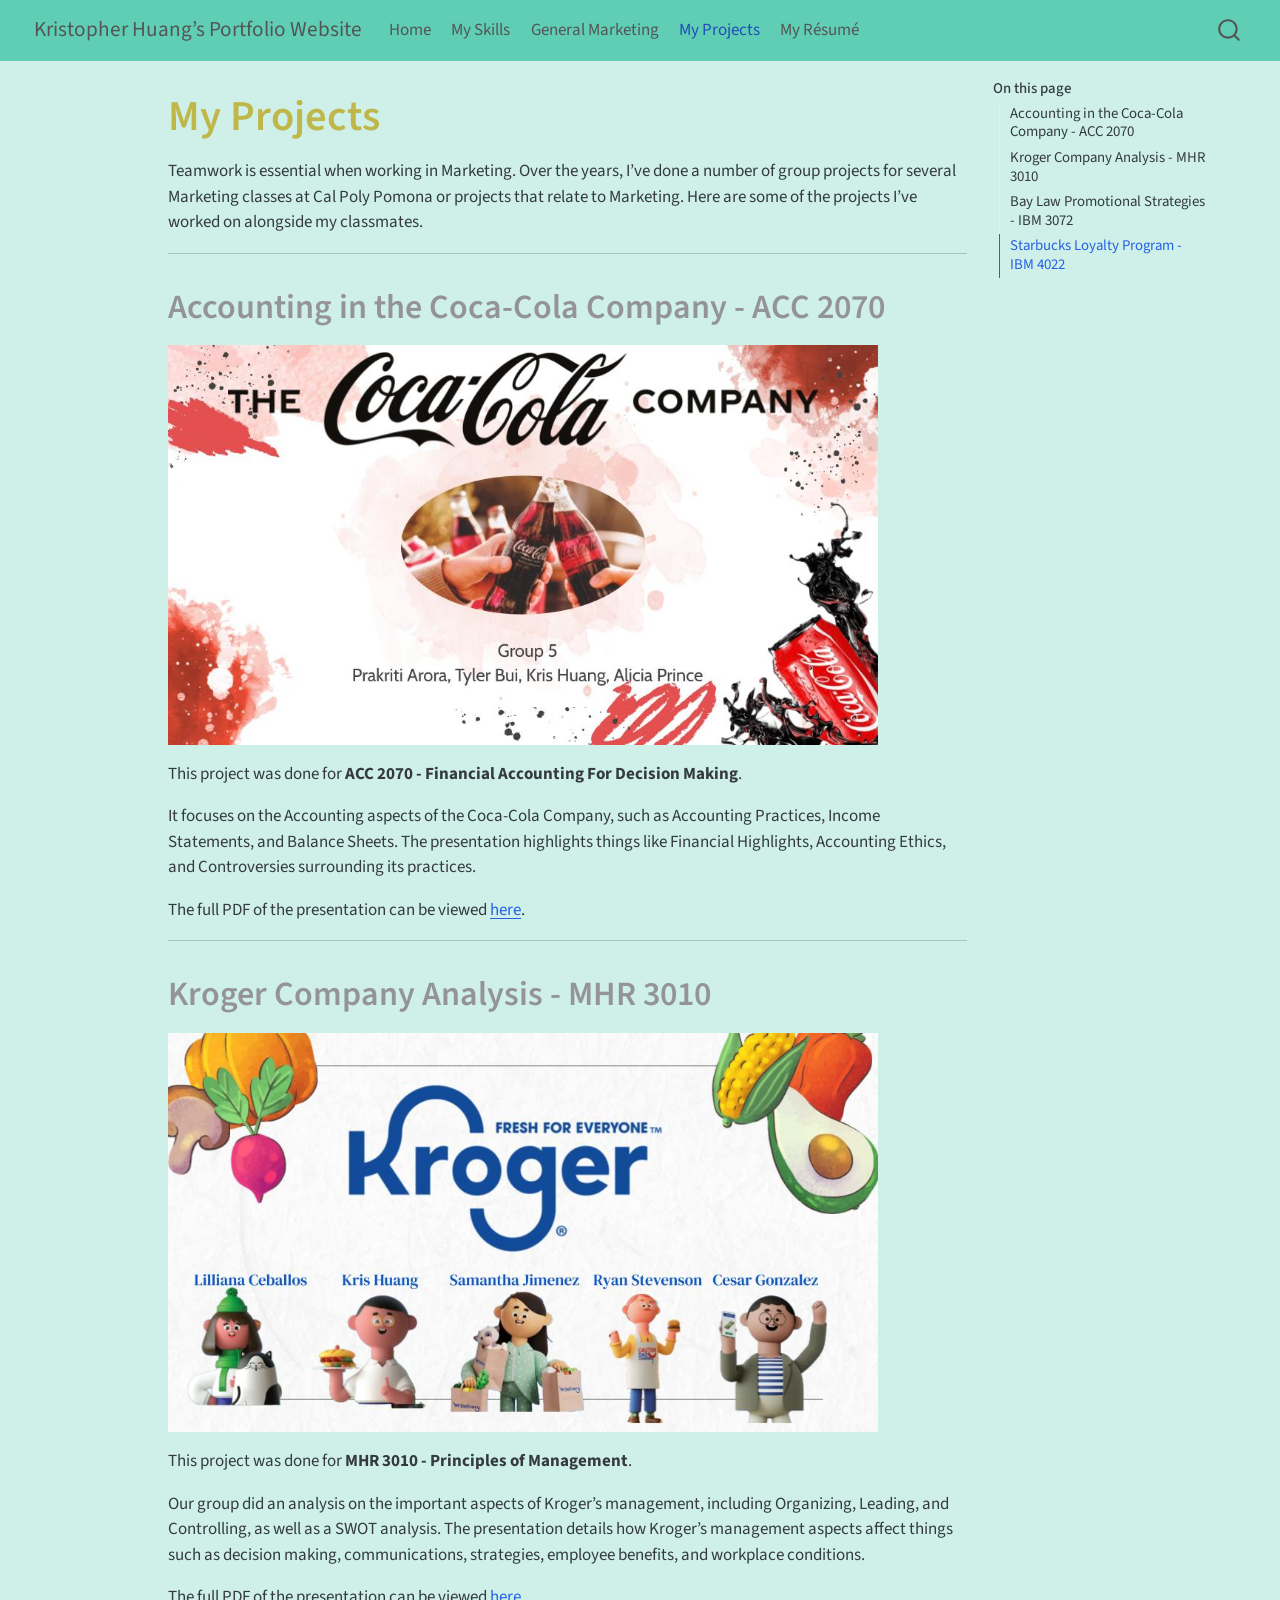
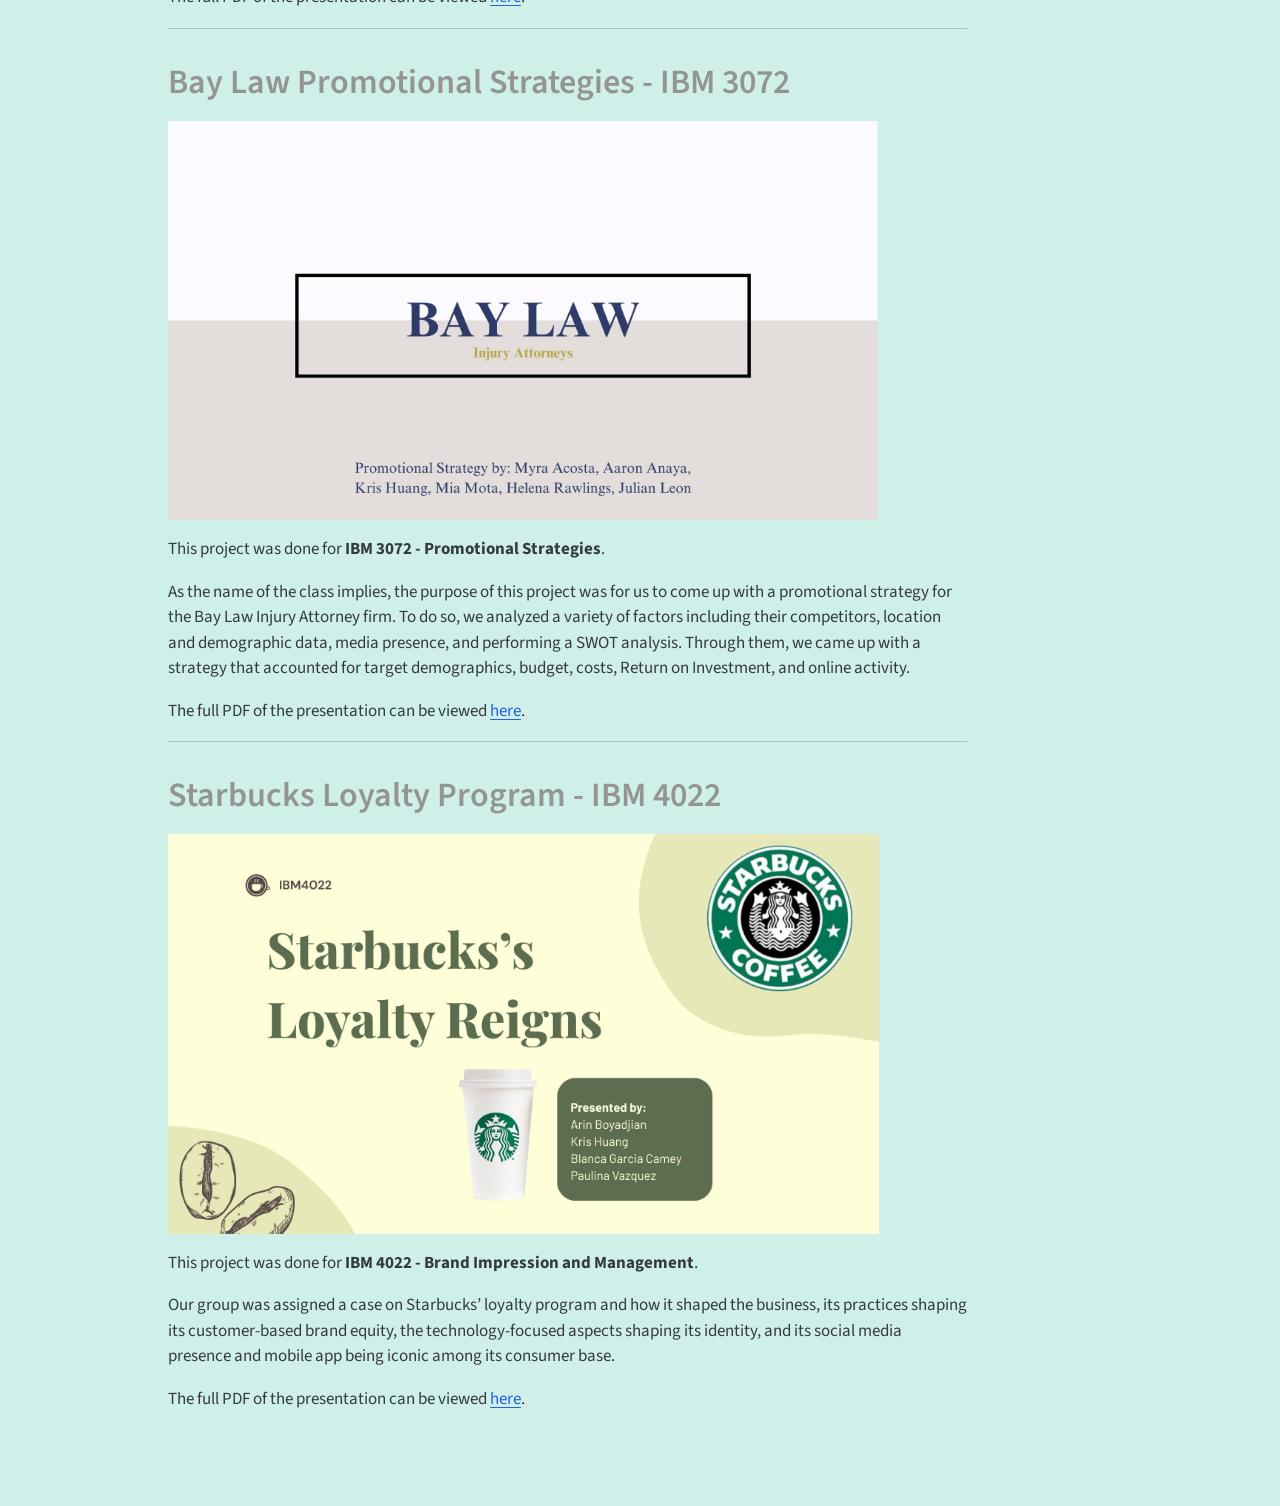
<file: docs/projects.html>
<!DOCTYPE html>
<html xmlns="http://www.w3.org/1999/xhtml" lang="en" xml:lang="en"><head>

<meta charset="utf-8">
<meta name="generator" content="quarto-1.8.25">

<meta name="viewport" content="width=device-width, initial-scale=1.0, user-scalable=yes">


<title>My Projects – Kristopher Huang’s Portfolio Website</title>
<style>
code{white-space: pre-wrap;}
span.smallcaps{font-variant: small-caps;}
div.columns{display: flex; gap: min(4vw, 1.5em);}
div.column{flex: auto; overflow-x: auto;}
div.hanging-indent{margin-left: 1.5em; text-indent: -1.5em;}
ul.task-list{list-style: none;}
ul.task-list li input[type="checkbox"] {
  width: 0.8em;
  margin: 0 0.8em 0.2em -1em; /* quarto-specific, see https://github.com/quarto-dev/quarto-cli/issues/4556 */ 
  vertical-align: middle;
}
</style>


<script src="site_libs/quarto-nav/quarto-nav.js"></script>
<script src="site_libs/quarto-nav/headroom.min.js"></script>
<script src="site_libs/clipboard/clipboard.min.js"></script>
<script src="site_libs/quarto-search/autocomplete.umd.js"></script>
<script src="site_libs/quarto-search/fuse.min.js"></script>
<script src="site_libs/quarto-search/quarto-search.js"></script>
<meta name="quarto:offset" content="./">
<script src="site_libs/quarto-html/quarto.js" type="module"></script>
<script src="site_libs/quarto-html/tabsets/tabsets.js" type="module"></script>
<script src="site_libs/quarto-html/axe/axe-check.js" type="module"></script>
<script src="site_libs/quarto-html/popper.min.js"></script>
<script src="site_libs/quarto-html/tippy.umd.min.js"></script>
<script src="site_libs/quarto-html/anchor.min.js"></script>
<link href="site_libs/quarto-html/tippy.css" rel="stylesheet">
<link href="site_libs/quarto-html/quarto-syntax-highlighting-7b89279ff1a6dce999919e0e67d4d9ec.css" rel="stylesheet" id="quarto-text-highlighting-styles">
<script src="site_libs/bootstrap/bootstrap.min.js"></script>
<link href="site_libs/bootstrap/bootstrap-icons.css" rel="stylesheet">
<link href="site_libs/bootstrap/bootstrap-e31584831b205ffbb2d98406f31c2a5b.min.css" rel="stylesheet" append-hash="true" id="quarto-bootstrap" data-mode="light">
<script id="quarto-search-options" type="application/json">{
  "location": "navbar",
  "copy-button": false,
  "collapse-after": 3,
  "panel-placement": "end",
  "type": "overlay",
  "limit": 50,
  "keyboard-shortcut": [
    "f",
    "/",
    "s"
  ],
  "show-item-context": false,
  "language": {
    "search-no-results-text": "No results",
    "search-matching-documents-text": "matching documents",
    "search-copy-link-title": "Copy link to search",
    "search-hide-matches-text": "Hide additional matches",
    "search-more-match-text": "more match in this document",
    "search-more-matches-text": "more matches in this document",
    "search-clear-button-title": "Clear",
    "search-text-placeholder": "",
    "search-detached-cancel-button-title": "Cancel",
    "search-submit-button-title": "Submit",
    "search-label": "Search"
  }
}</script>


<link rel="stylesheet" href="styles.css">
</head>

<body class="nav-fixed projects quarto-light">

<div id="quarto-search-results"></div>
  <header id="quarto-header" class="headroom fixed-top">
    <nav class="navbar navbar-expand-lg " data-bs-theme="dark">
      <div class="navbar-container container-fluid">
      <div class="navbar-brand-container mx-auto">
    <a href="./index.html" class="navbar-brand navbar-brand-logo">
    </a>
    <a class="navbar-brand" href="./index.html">
    <span class="navbar-title">Kristopher Huang’s Portfolio Website</span>
    </a>
  </div>
            <div id="quarto-search" class="" title="Search"></div>
          <button class="navbar-toggler" type="button" data-bs-toggle="collapse" data-bs-target="#navbarCollapse" aria-controls="navbarCollapse" role="menu" aria-expanded="false" aria-label="Toggle navigation" onclick="if (window.quartoToggleHeadroom) { window.quartoToggleHeadroom(); }">
  <span class="navbar-toggler-icon"></span>
</button>
          <div class="collapse navbar-collapse" id="navbarCollapse">
            <ul class="navbar-nav navbar-nav-scroll me-auto">
  <li class="nav-item">
    <a class="nav-link" href="./index.html"> 
<span class="menu-text">Home</span></a>
  </li>  
  <li class="nav-item">
    <a class="nav-link" href="./my-skills.html"> 
<span class="menu-text">My Skills</span></a>
  </li>  
  <li class="nav-item">
    <a class="nav-link" href="./general-marketing.html"> 
<span class="menu-text">General Marketing</span></a>
  </li>  
  <li class="nav-item">
    <a class="nav-link active" href="./projects.html" aria-current="page"> 
<span class="menu-text">My Projects</span></a>
  </li>  
  <li class="nav-item">
    <a class="nav-link" href="./my-resume.html"> 
<span class="menu-text">My Résumé</span></a>
  </li>  
</ul>
          </div> <!-- /navcollapse -->
            <div class="quarto-navbar-tools">
</div>
      </div> <!-- /container-fluid -->
    </nav>
</header>
<!-- content -->
<div id="quarto-content" class="quarto-container page-columns page-rows-contents page-layout-article page-navbar">
<!-- sidebar -->
<!-- margin-sidebar -->
    <div id="quarto-margin-sidebar" class="sidebar margin-sidebar">
        <nav id="TOC" role="doc-toc" class="toc-active">
    <h2 id="toc-title">On this page</h2>
   
  <ul>
  <li><a href="#accounting-in-the-coca-cola-company---acc-2070" id="toc-accounting-in-the-coca-cola-company---acc-2070" class="nav-link active" data-scroll-target="#accounting-in-the-coca-cola-company---acc-2070">Accounting in the Coca-Cola Company - ACC 2070</a></li>
  <li><a href="#kroger-company-analysis---mhr-3010" id="toc-kroger-company-analysis---mhr-3010" class="nav-link" data-scroll-target="#kroger-company-analysis---mhr-3010">Kroger Company Analysis - MHR 3010</a></li>
  <li><a href="#bay-law-promotional-strategies---ibm-3072" id="toc-bay-law-promotional-strategies---ibm-3072" class="nav-link" data-scroll-target="#bay-law-promotional-strategies---ibm-3072">Bay Law Promotional Strategies - IBM 3072</a></li>
  <li><a href="#starbucks-loyalty-program---ibm-4022" id="toc-starbucks-loyalty-program---ibm-4022" class="nav-link" data-scroll-target="#starbucks-loyalty-program---ibm-4022">Starbucks Loyalty Program - IBM 4022</a></li>
  </ul>
</nav>
    </div>
<!-- main -->
<main class="content" id="quarto-document-content">

<header id="title-block-header" class="quarto-title-block default">
<div class="quarto-title">
<h1 class="title">My Projects</h1>
</div>



<div class="quarto-title-meta">

    
  
    
  </div>
  


</header>


<p>Teamwork is essential when working in Marketing. Over the years, I’ve done a number of group projects for several Marketing classes at Cal Poly Pomona or projects that relate to Marketing. Here are some of the projects I’ve worked on alongside my classmates.</p>
<hr>
<section id="accounting-in-the-coca-cola-company---acc-2070" class="level1">
<h1>Accounting in the Coca-Cola Company - ACC 2070</h1>
<p><img src="images/clipboard-1235380307.jpeg" class="img-fluid" width="710"></p>
<p>This project was done for <strong>ACC 2070 - Financial Accounting For Decision Making</strong>.</p>
<p>It focuses on the Accounting aspects of the Coca-Cola Company, such as Accounting Practices, Income Statements, and Balance Sheets. The presentation highlights things like Financial Highlights, Accounting Ethics, and Controversies surrounding its practices.</p>
<p>The full PDF of the presentation can be viewed <a href="projects/ACC2070_Group_5_Presentation.pdf">here</a>.</p>
<hr>
</section>
<section id="kroger-company-analysis---mhr-3010" class="level1">
<h1>Kroger Company Analysis - MHR 3010</h1>
<p><img src="images/clipboard-1416320458.jpeg" class="img-fluid" width="710"></p>
<p>This project was done for <strong>MHR 3010 - Principles of Management</strong>.</p>
<p>Our group did an analysis on the important aspects of Kroger’s management, including Organizing, Leading, and Controlling, as well as a SWOT analysis. The presentation details how Kroger’s management aspects affect things such as decision making, communications, strategies, employee benefits, and workplace conditions.</p>
<p>The full PDF of the presentation can be viewed <a href="projects/MHR3010_Kroger.pdf">here</a>.</p>
<hr>
</section>
<section id="bay-law-promotional-strategies---ibm-3072" class="level1">
<h1>Bay Law Promotional Strategies - IBM 3072</h1>
<p><img src="images/clipboard-2256818778.jpeg" class="img-fluid" width="710"></p>
<p>This project was done for <strong>IBM 3072 - Promotional Strategies</strong>.</p>
<p>As the name of the class implies, the purpose of this project was for us to come up with a promotional strategy for the Bay Law Injury Attorney firm. To do so, we analyzed a variety of factors including their competitors, location and demographic data, media presence, and performing a SWOT analysis. Through them, we came up with a strategy that accounted for target demographics, budget, costs, Return on Investment, and online activity.</p>
<p>The full PDF of the presentation can be viewed <a href="projects/IBM3072_Promotional_Strategies_Presentation.pdf">here</a>.</p>
<hr>
</section>
<section id="starbucks-loyalty-program---ibm-4022" class="level1">
<h1>Starbucks Loyalty Program - IBM 4022</h1>
<p><img src="images/clipboard-4191990718.jpeg" class="img-fluid" width="711"></p>
<p>This project was done for <strong>IBM 4022 - Brand Impression and Management</strong>.</p>
<p>Our group was assigned a case on Starbucks’ loyalty program and how it shaped the business, its practices shaping its customer-based brand equity, the technology-focused aspects shaping its identity, and its social media presence and mobile app being iconic among its consumer base.</p>
<p>The full PDF of the presentation can be viewed <a href="projects/IBM4022_Starbucks.pdf">here</a>.</p>


</section>

</main> <!-- /main -->
<script id="quarto-html-after-body" type="application/javascript">
  window.document.addEventListener("DOMContentLoaded", function (event) {
    const icon = "";
    const anchorJS = new window.AnchorJS();
    anchorJS.options = {
      placement: 'right',
      icon: icon
    };
    anchorJS.add('.anchored');
    const isCodeAnnotation = (el) => {
      for (const clz of el.classList) {
        if (clz.startsWith('code-annotation-')) {                     
          return true;
        }
      }
      return false;
    }
    const onCopySuccess = function(e) {
      // button target
      const button = e.trigger;
      // don't keep focus
      button.blur();
      // flash "checked"
      button.classList.add('code-copy-button-checked');
      var currentTitle = button.getAttribute("title");
      button.setAttribute("title", "Copied!");
      let tooltip;
      if (window.bootstrap) {
        button.setAttribute("data-bs-toggle", "tooltip");
        button.setAttribute("data-bs-placement", "left");
        button.setAttribute("data-bs-title", "Copied!");
        tooltip = new bootstrap.Tooltip(button, 
          { trigger: "manual", 
            customClass: "code-copy-button-tooltip",
            offset: [0, -8]});
        tooltip.show();    
      }
      setTimeout(function() {
        if (tooltip) {
          tooltip.hide();
          button.removeAttribute("data-bs-title");
          button.removeAttribute("data-bs-toggle");
          button.removeAttribute("data-bs-placement");
        }
        button.setAttribute("title", currentTitle);
        button.classList.remove('code-copy-button-checked');
      }, 1000);
      // clear code selection
      e.clearSelection();
    }
    const getTextToCopy = function(trigger) {
      const outerScaffold = trigger.parentElement.cloneNode(true);
      const codeEl = outerScaffold.querySelector('code');
      for (const childEl of codeEl.children) {
        if (isCodeAnnotation(childEl)) {
          childEl.remove();
        }
      }
      return codeEl.innerText;
    }
    const clipboard = new window.ClipboardJS('.code-copy-button:not([data-in-quarto-modal])', {
      text: getTextToCopy
    });
    clipboard.on('success', onCopySuccess);
    if (window.document.getElementById('quarto-embedded-source-code-modal')) {
      const clipboardModal = new window.ClipboardJS('.code-copy-button[data-in-quarto-modal]', {
        text: getTextToCopy,
        container: window.document.getElementById('quarto-embedded-source-code-modal')
      });
      clipboardModal.on('success', onCopySuccess);
    }
      var localhostRegex = new RegExp(/^(?:http|https):\/\/localhost\:?[0-9]*\//);
      var mailtoRegex = new RegExp(/^mailto:/);
        var filterRegex = new RegExp('/' + window.location.host + '/');
      var isInternal = (href) => {
          return filterRegex.test(href) || localhostRegex.test(href) || mailtoRegex.test(href);
      }
      // Inspect non-navigation links and adorn them if external
     var links = window.document.querySelectorAll('a[href]:not(.nav-link):not(.navbar-brand):not(.toc-action):not(.sidebar-link):not(.sidebar-item-toggle):not(.pagination-link):not(.no-external):not([aria-hidden]):not(.dropdown-item):not(.quarto-navigation-tool):not(.about-link)');
      for (var i=0; i<links.length; i++) {
        const link = links[i];
        if (!isInternal(link.href)) {
          // undo the damage that might have been done by quarto-nav.js in the case of
          // links that we want to consider external
          if (link.dataset.originalHref !== undefined) {
            link.href = link.dataset.originalHref;
          }
        }
      }
    function tippyHover(el, contentFn, onTriggerFn, onUntriggerFn) {
      const config = {
        allowHTML: true,
        maxWidth: 500,
        delay: 100,
        arrow: false,
        appendTo: function(el) {
            return el.parentElement;
        },
        interactive: true,
        interactiveBorder: 10,
        theme: 'quarto',
        placement: 'bottom-start',
      };
      if (contentFn) {
        config.content = contentFn;
      }
      if (onTriggerFn) {
        config.onTrigger = onTriggerFn;
      }
      if (onUntriggerFn) {
        config.onUntrigger = onUntriggerFn;
      }
      window.tippy(el, config); 
    }
    const noterefs = window.document.querySelectorAll('a[role="doc-noteref"]');
    for (var i=0; i<noterefs.length; i++) {
      const ref = noterefs[i];
      tippyHover(ref, function() {
        // use id or data attribute instead here
        let href = ref.getAttribute('data-footnote-href') || ref.getAttribute('href');
        try { href = new URL(href).hash; } catch {}
        const id = href.replace(/^#\/?/, "");
        const note = window.document.getElementById(id);
        if (note) {
          return note.innerHTML;
        } else {
          return "";
        }
      });
    }
    const xrefs = window.document.querySelectorAll('a.quarto-xref');
    const processXRef = (id, note) => {
      // Strip column container classes
      const stripColumnClz = (el) => {
        el.classList.remove("page-full", "page-columns");
        if (el.children) {
          for (const child of el.children) {
            stripColumnClz(child);
          }
        }
      }
      stripColumnClz(note)
      if (id === null || id.startsWith('sec-')) {
        // Special case sections, only their first couple elements
        const container = document.createElement("div");
        if (note.children && note.children.length > 2) {
          container.appendChild(note.children[0].cloneNode(true));
          for (let i = 1; i < note.children.length; i++) {
            const child = note.children[i];
            if (child.tagName === "P" && child.innerText === "") {
              continue;
            } else {
              container.appendChild(child.cloneNode(true));
              break;
            }
          }
          if (window.Quarto?.typesetMath) {
            window.Quarto.typesetMath(container);
          }
          return container.innerHTML
        } else {
          if (window.Quarto?.typesetMath) {
            window.Quarto.typesetMath(note);
          }
          return note.innerHTML;
        }
      } else {
        // Remove any anchor links if they are present
        const anchorLink = note.querySelector('a.anchorjs-link');
        if (anchorLink) {
          anchorLink.remove();
        }
        if (window.Quarto?.typesetMath) {
          window.Quarto.typesetMath(note);
        }
        if (note.classList.contains("callout")) {
          return note.outerHTML;
        } else {
          return note.innerHTML;
        }
      }
    }
    for (var i=0; i<xrefs.length; i++) {
      const xref = xrefs[i];
      tippyHover(xref, undefined, function(instance) {
        instance.disable();
        let url = xref.getAttribute('href');
        let hash = undefined; 
        if (url.startsWith('#')) {
          hash = url;
        } else {
          try { hash = new URL(url).hash; } catch {}
        }
        if (hash) {
          const id = hash.replace(/^#\/?/, "");
          const note = window.document.getElementById(id);
          if (note !== null) {
            try {
              const html = processXRef(id, note.cloneNode(true));
              instance.setContent(html);
            } finally {
              instance.enable();
              instance.show();
            }
          } else {
            // See if we can fetch this
            fetch(url.split('#')[0])
            .then(res => res.text())
            .then(html => {
              const parser = new DOMParser();
              const htmlDoc = parser.parseFromString(html, "text/html");
              const note = htmlDoc.getElementById(id);
              if (note !== null) {
                const html = processXRef(id, note);
                instance.setContent(html);
              } 
            }).finally(() => {
              instance.enable();
              instance.show();
            });
          }
        } else {
          // See if we can fetch a full url (with no hash to target)
          // This is a special case and we should probably do some content thinning / targeting
          fetch(url)
          .then(res => res.text())
          .then(html => {
            const parser = new DOMParser();
            const htmlDoc = parser.parseFromString(html, "text/html");
            const note = htmlDoc.querySelector('main.content');
            if (note !== null) {
              // This should only happen for chapter cross references
              // (since there is no id in the URL)
              // remove the first header
              if (note.children.length > 0 && note.children[0].tagName === "HEADER") {
                note.children[0].remove();
              }
              const html = processXRef(null, note);
              instance.setContent(html);
            } 
          }).finally(() => {
            instance.enable();
            instance.show();
          });
        }
      }, function(instance) {
      });
    }
        let selectedAnnoteEl;
        const selectorForAnnotation = ( cell, annotation) => {
          let cellAttr = 'data-code-cell="' + cell + '"';
          let lineAttr = 'data-code-annotation="' +  annotation + '"';
          const selector = 'span[' + cellAttr + '][' + lineAttr + ']';
          return selector;
        }
        const selectCodeLines = (annoteEl) => {
          const doc = window.document;
          const targetCell = annoteEl.getAttribute("data-target-cell");
          const targetAnnotation = annoteEl.getAttribute("data-target-annotation");
          const annoteSpan = window.document.querySelector(selectorForAnnotation(targetCell, targetAnnotation));
          const lines = annoteSpan.getAttribute("data-code-lines").split(",");
          const lineIds = lines.map((line) => {
            return targetCell + "-" + line;
          })
          let top = null;
          let height = null;
          let parent = null;
          if (lineIds.length > 0) {
              //compute the position of the single el (top and bottom and make a div)
              const el = window.document.getElementById(lineIds[0]);
              top = el.offsetTop;
              height = el.offsetHeight;
              parent = el.parentElement.parentElement;
            if (lineIds.length > 1) {
              const lastEl = window.document.getElementById(lineIds[lineIds.length - 1]);
              const bottom = lastEl.offsetTop + lastEl.offsetHeight;
              height = bottom - top;
            }
            if (top !== null && height !== null && parent !== null) {
              // cook up a div (if necessary) and position it 
              let div = window.document.getElementById("code-annotation-line-highlight");
              if (div === null) {
                div = window.document.createElement("div");
                div.setAttribute("id", "code-annotation-line-highlight");
                div.style.position = 'absolute';
                parent.appendChild(div);
              }
              div.style.top = top - 2 + "px";
              div.style.height = height + 4 + "px";
              div.style.left = 0;
              let gutterDiv = window.document.getElementById("code-annotation-line-highlight-gutter");
              if (gutterDiv === null) {
                gutterDiv = window.document.createElement("div");
                gutterDiv.setAttribute("id", "code-annotation-line-highlight-gutter");
                gutterDiv.style.position = 'absolute';
                const codeCell = window.document.getElementById(targetCell);
                const gutter = codeCell.querySelector('.code-annotation-gutter');
                gutter.appendChild(gutterDiv);
              }
              gutterDiv.style.top = top - 2 + "px";
              gutterDiv.style.height = height + 4 + "px";
            }
            selectedAnnoteEl = annoteEl;
          }
        };
        const unselectCodeLines = () => {
          const elementsIds = ["code-annotation-line-highlight", "code-annotation-line-highlight-gutter"];
          elementsIds.forEach((elId) => {
            const div = window.document.getElementById(elId);
            if (div) {
              div.remove();
            }
          });
          selectedAnnoteEl = undefined;
        };
          // Handle positioning of the toggle
      window.addEventListener(
        "resize",
        throttle(() => {
          elRect = undefined;
          if (selectedAnnoteEl) {
            selectCodeLines(selectedAnnoteEl);
          }
        }, 10)
      );
      function throttle(fn, ms) {
      let throttle = false;
      let timer;
        return (...args) => {
          if(!throttle) { // first call gets through
              fn.apply(this, args);
              throttle = true;
          } else { // all the others get throttled
              if(timer) clearTimeout(timer); // cancel #2
              timer = setTimeout(() => {
                fn.apply(this, args);
                timer = throttle = false;
              }, ms);
          }
        };
      }
        // Attach click handler to the DT
        const annoteDls = window.document.querySelectorAll('dt[data-target-cell]');
        for (const annoteDlNode of annoteDls) {
          annoteDlNode.addEventListener('click', (event) => {
            const clickedEl = event.target;
            if (clickedEl !== selectedAnnoteEl) {
              unselectCodeLines();
              const activeEl = window.document.querySelector('dt[data-target-cell].code-annotation-active');
              if (activeEl) {
                activeEl.classList.remove('code-annotation-active');
              }
              selectCodeLines(clickedEl);
              clickedEl.classList.add('code-annotation-active');
            } else {
              // Unselect the line
              unselectCodeLines();
              clickedEl.classList.remove('code-annotation-active');
            }
          });
        }
    const findCites = (el) => {
      const parentEl = el.parentElement;
      if (parentEl) {
        const cites = parentEl.dataset.cites;
        if (cites) {
          return {
            el,
            cites: cites.split(' ')
          };
        } else {
          return findCites(el.parentElement)
        }
      } else {
        return undefined;
      }
    };
    var bibliorefs = window.document.querySelectorAll('a[role="doc-biblioref"]');
    for (var i=0; i<bibliorefs.length; i++) {
      const ref = bibliorefs[i];
      const citeInfo = findCites(ref);
      if (citeInfo) {
        tippyHover(citeInfo.el, function() {
          var popup = window.document.createElement('div');
          citeInfo.cites.forEach(function(cite) {
            var citeDiv = window.document.createElement('div');
            citeDiv.classList.add('hanging-indent');
            citeDiv.classList.add('csl-entry');
            var biblioDiv = window.document.getElementById('ref-' + cite);
            if (biblioDiv) {
              citeDiv.innerHTML = biblioDiv.innerHTML;
            }
            popup.appendChild(citeDiv);
          });
          return popup.innerHTML;
        });
      }
    }
  });
  </script>
</div> <!-- /content -->




</body></html>
</file>
<file: docs/site_libs/quarto-html/tippy.css>
.tippy-box[data-animation=fade][data-state=hidden]{opacity:0}[data-tippy-root]{max-width:calc(100vw - 10px)}.tippy-box{position:relative;background-color:#333;color:#fff;border-radius:4px;font-size:14px;line-height:1.4;white-space:normal;outline:0;transition-property:transform,visibility,opacity}.tippy-box[data-placement^=top]>.tippy-arrow{bottom:0}.tippy-box[data-placement^=top]>.tippy-arrow:before{bottom:-7px;left:0;border-width:8px 8px 0;border-top-color:initial;transform-origin:center top}.tippy-box[data-placement^=bottom]>.tippy-arrow{top:0}.tippy-box[data-placement^=bottom]>.tippy-arrow:before{top:-7px;left:0;border-width:0 8px 8px;border-bottom-color:initial;transform-origin:center bottom}.tippy-box[data-placement^=left]>.tippy-arrow{right:0}.tippy-box[data-placement^=left]>.tippy-arrow:before{border-width:8px 0 8px 8px;border-left-color:initial;right:-7px;transform-origin:center left}.tippy-box[data-placement^=right]>.tippy-arrow{left:0}.tippy-box[data-placement^=right]>.tippy-arrow:before{left:-7px;border-width:8px 8px 8px 0;border-right-color:initial;transform-origin:center right}.tippy-box[data-inertia][data-state=visible]{transition-timing-function:cubic-bezier(.54,1.5,.38,1.11)}.tippy-arrow{width:16px;height:16px;color:#333}.tippy-arrow:before{content:"";position:absolute;border-color:transparent;border-style:solid}.tippy-content{position:relative;padding:5px 9px;z-index:1}
</file>
<file: docs/site_libs/quarto-html/quarto-syntax-highlighting-7b89279ff1a6dce999919e0e67d4d9ec.css>
/* quarto syntax highlight colors */
:root {
  --quarto-hl-ot-color: #003B4F;
  --quarto-hl-at-color: #657422;
  --quarto-hl-ss-color: #20794D;
  --quarto-hl-an-color: #5E5E5E;
  --quarto-hl-fu-color: #4758AB;
  --quarto-hl-st-color: #20794D;
  --quarto-hl-cf-color: #003B4F;
  --quarto-hl-op-color: #5E5E5E;
  --quarto-hl-er-color: #AD0000;
  --quarto-hl-bn-color: #AD0000;
  --quarto-hl-al-color: #AD0000;
  --quarto-hl-va-color: #111111;
  --quarto-hl-bu-color: inherit;
  --quarto-hl-ex-color: inherit;
  --quarto-hl-pp-color: #AD0000;
  --quarto-hl-in-color: #5E5E5E;
  --quarto-hl-vs-color: #20794D;
  --quarto-hl-wa-color: #5E5E5E;
  --quarto-hl-do-color: #5E5E5E;
  --quarto-hl-im-color: #00769E;
  --quarto-hl-ch-color: #20794D;
  --quarto-hl-dt-color: #AD0000;
  --quarto-hl-fl-color: #AD0000;
  --quarto-hl-co-color: #5E5E5E;
  --quarto-hl-cv-color: #5E5E5E;
  --quarto-hl-cn-color: #8f5902;
  --quarto-hl-sc-color: #5E5E5E;
  --quarto-hl-dv-color: #AD0000;
  --quarto-hl-kw-color: #003B4F;
}

/* other quarto variables */
:root {
  --quarto-font-monospace: SFMono-Regular, Menlo, Monaco, Consolas, "Liberation Mono", "Courier New", monospace;
}

/* syntax highlight based on Pandoc's rules */
pre > code.sourceCode > span {
  color: #003B4F;
}

code.sourceCode > span {
  color: #003B4F;
}

div.sourceCode,
div.sourceCode pre.sourceCode {
  color: #003B4F;
}

/* Normal */
code span {
  color: #003B4F;
}

/* Alert */
code span.al {
  color: #AD0000;
  font-style: inherit;
}

/* Annotation */
code span.an {
  color: #5E5E5E;
  font-style: inherit;
}

/* Attribute */
code span.at {
  color: #657422;
  font-style: inherit;
}

/* BaseN */
code span.bn {
  color: #AD0000;
  font-style: inherit;
}

/* BuiltIn */
code span.bu {
  font-style: inherit;
}

/* ControlFlow */
code span.cf {
  color: #003B4F;
  font-weight: bold;
  font-style: inherit;
}

/* Char */
code span.ch {
  color: #20794D;
  font-style: inherit;
}

/* Constant */
code span.cn {
  color: #8f5902;
  font-style: inherit;
}

/* Comment */
code span.co {
  color: #5E5E5E;
  font-style: inherit;
}

/* CommentVar */
code span.cv {
  color: #5E5E5E;
  font-style: italic;
}

/* Documentation */
code span.do {
  color: #5E5E5E;
  font-style: italic;
}

/* DataType */
code span.dt {
  color: #AD0000;
  font-style: inherit;
}

/* DecVal */
code span.dv {
  color: #AD0000;
  font-style: inherit;
}

/* Error */
code span.er {
  color: #AD0000;
  font-style: inherit;
}

/* Extension */
code span.ex {
  font-style: inherit;
}

/* Float */
code span.fl {
  color: #AD0000;
  font-style: inherit;
}

/* Function */
code span.fu {
  color: #4758AB;
  font-style: inherit;
}

/* Import */
code span.im {
  color: #00769E;
  font-style: inherit;
}

/* Information */
code span.in {
  color: #5E5E5E;
  font-style: inherit;
}

/* Keyword */
code span.kw {
  color: #003B4F;
  font-weight: bold;
  font-style: inherit;
}

/* Operator */
code span.op {
  color: #5E5E5E;
  font-style: inherit;
}

/* Other */
code span.ot {
  color: #003B4F;
  font-style: inherit;
}

/* Preprocessor */
code span.pp {
  color: #AD0000;
  font-style: inherit;
}

/* SpecialChar */
code span.sc {
  color: #5E5E5E;
  font-style: inherit;
}

/* SpecialString */
code span.ss {
  color: #20794D;
  font-style: inherit;
}

/* String */
code span.st {
  color: #20794D;
  font-style: inherit;
}

/* Variable */
code span.va {
  color: #111111;
  font-style: inherit;
}

/* VerbatimString */
code span.vs {
  color: #20794D;
  font-style: inherit;
}

/* Warning */
code span.wa {
  color: #5E5E5E;
  font-style: italic;
}

.prevent-inlining {
  content: "</";
}

/*# sourceMappingURL=3944bc705cfaf4c80e56f77c5205168a.css.map */
</file>
<file: docs/styles.css>
/* css styles */

/* Index page modification. Static left column, scrolling right column. */
.about-entity {
  position: sticky;
  top: 20px;
  height: fit-content;
}

@media (max-width: 768px) {
  .about-entity {
    position: static;
  }
}

/* Title size and color change */
h1.title {
  font-size: 2.5rem;
  color: #BFB749;
}

/* h1 color change */
h1 {
  color: #949494;
}


/* Webpage background color */
body {
  background-color: #CEF0E8;
}

/* Navbar color */
.navbar {
  background-color: #5FCEB4 !important;
  border-color: #5FCEB4;
}

/* Navigation link text color */
.navbar-default .navbar-nav > li > a {
  color: #000000 !important;
}

.navbar-default .navbar-brand {
  color: #000000 !important;
}

blockquote {
  color: #000000; /* Change this to your preferred dark color (e.g., black) */
  border-left: 5px solid #cccccc; /* Optional: adds a visible side border */
  background-color: #f9f9f9; /* Optional: adds a light background for contrast */
}
</file>
